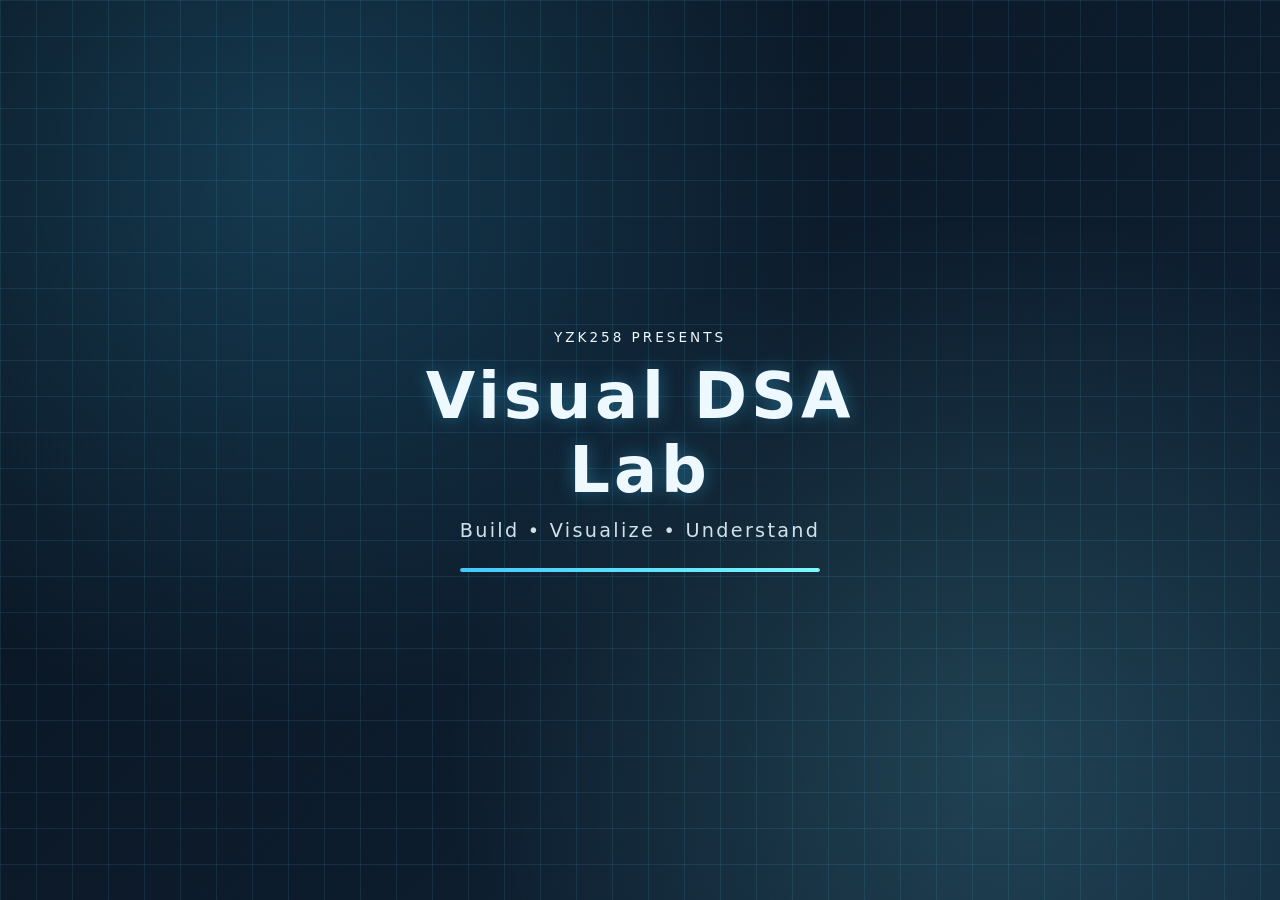
<file: index.html>
<!DOCTYPE html>
<html lang="zh-CN">
<head>
    <meta charset="UTF-8">
    <meta name="viewport" content="width=device-width, initial-scale=1.0">
    <title>DSA主页</title>
    <link rel="stylesheet" href="https://cdnjs.cloudflare.com/ajax/libs/font-awesome/6.0.0/css/all.min.css">
    <link rel="stylesheet" type="text/css" href="index.css">
</head>
<body>
    <div class="page-aurora" aria-hidden="true"></div>
    <div class="page-grid-bg" aria-hidden="true"></div>
    <div class="page-orbs" aria-hidden="true">
        <span class="orb orb-a"></span>
        <span class="orb orb-b"></span>
        <span class="orb orb-c"></span>
    </div>

    <div id="intro-overlay" aria-hidden="false">
        <div class="intro-grid"></div>
        <div class="intro-noise"></div>
        <div class="intro-content">
            <p class="intro-tag">Yzk258 presents</p>
            <h1 class="intro-title">Visual DSA Lab</h1>
            <p class="intro-subtitle">Build • Visualize • Understand</p>
            <div class="intro-progress" role="presentation">
                <span class="intro-progress-bar"></span>
            </div>
        </div>
    </div>

    <header class="top-navbar">
        <div class="brand-group">
            <div class="logo">
                <i class="fas fa-code-branch"></i>
                <span>Visual DSA Lab</span>
            </div>
            <p class="brand-subtitle">Data Structures Playground</p>
        </div>

        <div class="top-meta">
            <span class="meta-pill"><i class="fas fa-signal"></i> Playground Online</span>
            <span class="meta-pill" id="today-date"><i class="far fa-calendar"></i> --</span>
        </div>

        <div class="top-menu">
            <label class="theme-switch" for="theme-select">主题</label>
            <select id="theme-select" class="theme-select" aria-label="主题切换">
                <option value="ocean">Ocean</option>
                <option value="graphite">Graphite</option>
                <option value="sand">Sand</option>
            </select>
            <a href="./pages/docs.html" class="menu-item">
                <i class="fas fa-book"></i> 文档
            </a>
            <a href="https://github.com/Yzk258/visual_DSA" target="_blank" class="menu-item">
                <i class="fab fa-github"></i> 仓库
            </a>
            <a href="./pages/home.html" class="menu-item" data-page="./pages/home.html">
                <i class="fas fa-map-signs"></i> 导览
            </a>
            <a href="https://github.com/Yzk258" target="_blank" class="btn-contact">
                <i class="fas fa-envelope"></i> 联系作者
            </a>
        </div>
    </header>

    <div class="container">
        <aside class="side-sidebar">
            <div class="sidebar-head-card">
                <h2>欢迎来到 DSA 实验台</h2>
                <p>从线性结构到图算法，随点随看，边学边跑。</p>
            </div>

            <ul class="nav-menu">
                <li class="section-title">总览</li>
                <li data-page="./pages/home.html"><i class="fas fa-map-signs"></i> 导览 <span class="item-badge">NEW</span></li>
                
                <li class="section-title">线性结构</li>
                <li data-page="./pages/vector/vector.html"><i class="fas fa-arrows-alt-h"></i> 向量 Vector</li>
                <li data-page="./pages/list/list.html"><i class="fas fa-link"></i> 列表 List</li>
                <li data-page="./pages/stack/stack.html"><i class="fas fa-layer-group"></i> 栈 Stack</li>
                <li data-page="./pages/queue/queue.html"><i class="fas fa-layer-group"></i> 队列 Queue</li>
                
                <li class="section-title">树形结构</li>
                <li data-page="./pages/binary-tree/binary-tree.html"><i class="fas fa-tree"></i> 二叉树 Binary Tree</li>
                <li data-page="./pages/binary-tree/binary-tree.html"><i class="fas fa-tree"></i> 二叉搜索树 Binary Tree</li>
                <li data-page="./pages/heap/heap.html"><i class="fas fa-project-diagram"></i> 堆 Heap</li>
                <li data-page="./pages/graph/graph.html"><i class="fas fa-project-graph"></i> 图 Graph</li>

                <li class="section-title">常见算法</li>
                <li data-page="./pages/algorithms/sorting.html"><i class="fas fa-sort"></i> 排序</li>
                <li data-page="./pages/algorithms/search.html"><i class="fas fa-search"></i> 查找</li>
                <li data-page="./pages/algorithms/sliding-window.html"><i class="fas fa-window-maximize"></i> 滑动窗口</li>
                <li data-page="./pages/algorithms/lcs.html"><i class="fas fa-code-branch"></i> LCS</li>
                <li data-page="./pages/algorithms/max-rectangle.html"><i class="fas fa-border-all"></i> 矩形最大面积</li>
                <li data-page="./pages/algorithms/expression-eval.html"><i class="fas fa-square-root-variable"></i> 表达式求值</li>
                 

                <li class="section-title">常见问题</li>
                <li><i class="fas fa-question-circle"></i> 待添加 <span class="item-badge mute">SOON</span></li>
            </ul>
            
            <div class="sidebar-footer">
                <p>Visual DSA Lab v1.1.0</p>
                <p>Made for interactive learning</p>
            </div>
        </aside>

        <main class="main-content">
            <section class="landing-panel">
                <div class="landing-hero">
                    <div class="landing-copy">
                        <p class="landing-kicker">Standalone Navigation</p>
                        <h2>从这里进入整个 DSA 实验台</h2>
                        <p>
                            主页不再承载子页面内容，而是作为一个更清晰的导览入口。你可以按结构、按算法、按专题直接跳转到独立页面。
                        </p>
                        <div class="landing-actions">
                            <a href="./pages/home.html" class="landing-action primary">
                                <i class="fas fa-map-signs"></i> 打开导览页
                            </a>
                            <a href="./pages/vector/vector.html" class="landing-action">
                                <i class="fas fa-play"></i> 从 Vector 开始
                            </a>
                        </div>
                    </div>

                    <div class="landing-highlights" aria-label="页面特性">
                        <div class="highlight-chip">
                            <span>Direct</span>
                            <strong>跳转式导航</strong>
                        </div>
                        <div class="highlight-chip">
                            <span>Theme</span>
                            <strong>三套主题同步</strong>
                        </div>
                        <div class="highlight-chip">
                            <span>Motion</span>
                            <strong>开场动画独立控制</strong>
                        </div>
                        <div class="highlight-chip">
                            <span>Return</span>
                            <strong>子页一键返回</strong>
                        </div>
                    </div>
                </div>

                <div class="landing-stats" aria-label="实验台概览">
                    <article class="stat-card accent-a">
                        <span class="stat-label">线性结构</span>
                        <strong>Vector / List / Stack / Queue</strong>
                        <p>适合先建立数组、链表和栈队列的统一认知。</p>
                    </article>
                    <article class="stat-card accent-b">
                        <span class="stat-label">树与图</span>
                        <strong>Binary Tree / Heap / Graph</strong>
                        <p>从层次结构到关系网络，关注节点连接与遍历策略。</p>
                    </article>
                    <article class="stat-card accent-c">
                        <span class="stat-label">算法专题</span>
                        <strong>排序 / 查找 / DP / 滑窗</strong>
                        <p>配合图形化说明，快速理解常见算法模式和复杂度。</p>
                    </article>
                </div>

                <div class="landing-grid">
                    <a href="./pages/vector/vector.html" class="landing-card">
                        <h3>线性结构</h3>
                        <p>先处理顺序存储，再切到链式结构和受限访问结构。</p>
                    </a>
                    <a href="./pages/binary-tree/binary-tree.html" class="landing-card">
                        <h3>树与堆</h3>
                        <p>通过遍历、上滤和图连接，建立分层与网络的思维框架。</p>
                    </a>
                    <a href="./pages/algorithms/sorting.html" class="landing-card">
                        <h3>算法专题</h3>
                        <p>排序、查找、滑窗、LCS 等专题按学习路径串联在一起。</p>
                    </a>
                    <a href="./pages/home.html" class="landing-card">
                        <h3>项目导览</h3>
                        <p>先看总览，再按模块进入，适合快速熟悉整个项目结构。</p>
                    </a>
                </div>

                <div class="landing-paths">
                    <div class="path-panel">
                        <h3>推荐路径</h3>
                        <ol>
                            <li>从导览页了解模块分布</li>
                            <li>按线性结构完成基础认知</li>
                            <li>进入树、堆、图理解层级关系</li>
                            <li>最后回到算法专题做串联复盘</li>
                        </ol>
                    </div>
                    <div class="path-panel path-panel--soft">
                        <h3>本页说明</h3>
                        <p>
                            当前首页只保留入口、摘要和学习建议，不再嵌入任何子页面，避免视觉信息过载。
                        </p>
                    </div>
                </div>

                <div class="landing-footer">
                    <p>建议先从导览页建立整体认知，再按结构分类逐步进入具体页面。</p>
                    <a href="./pages/docs.html" class="landing-footer-link">
                        <i class="fas fa-book"></i> 阅读文档
                    </a>
                </div>
            </section>
        </main>
    </div>

    <script src="index.js"></script>
</body>
</html>
</file>
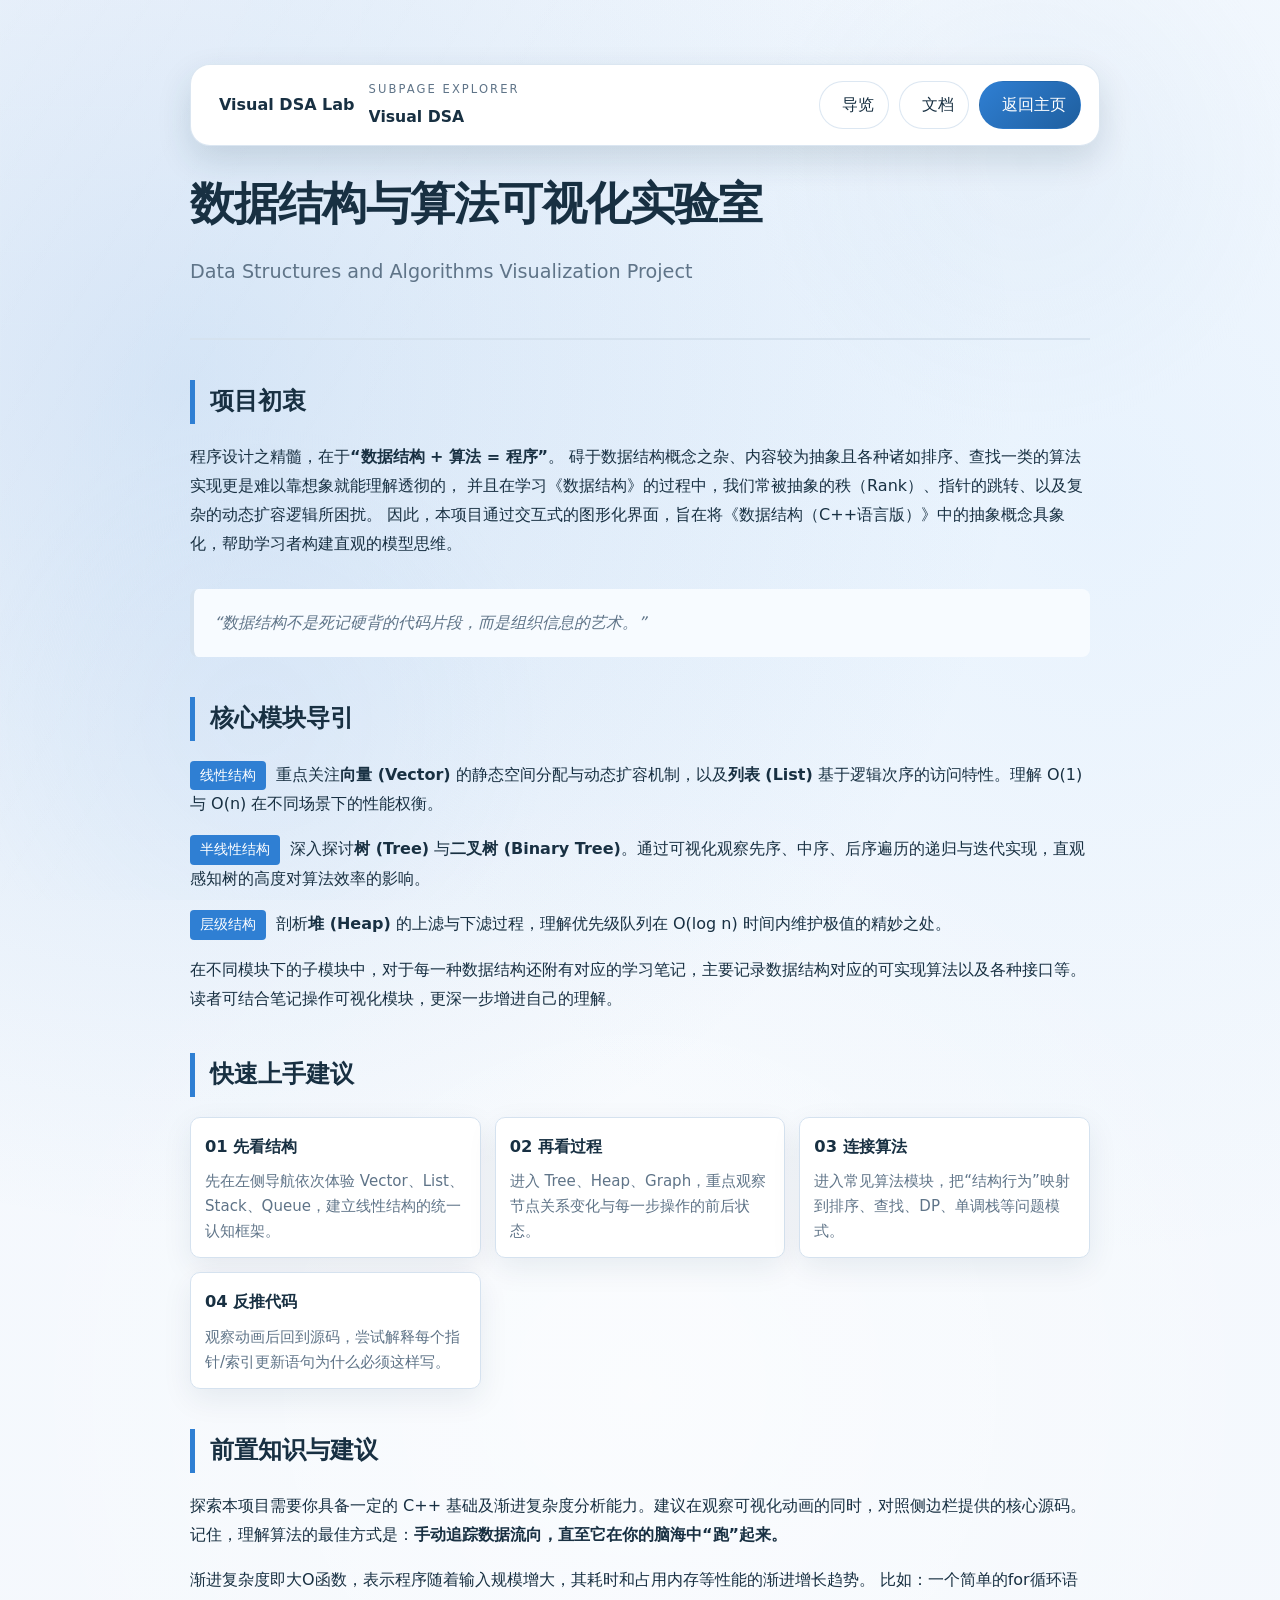
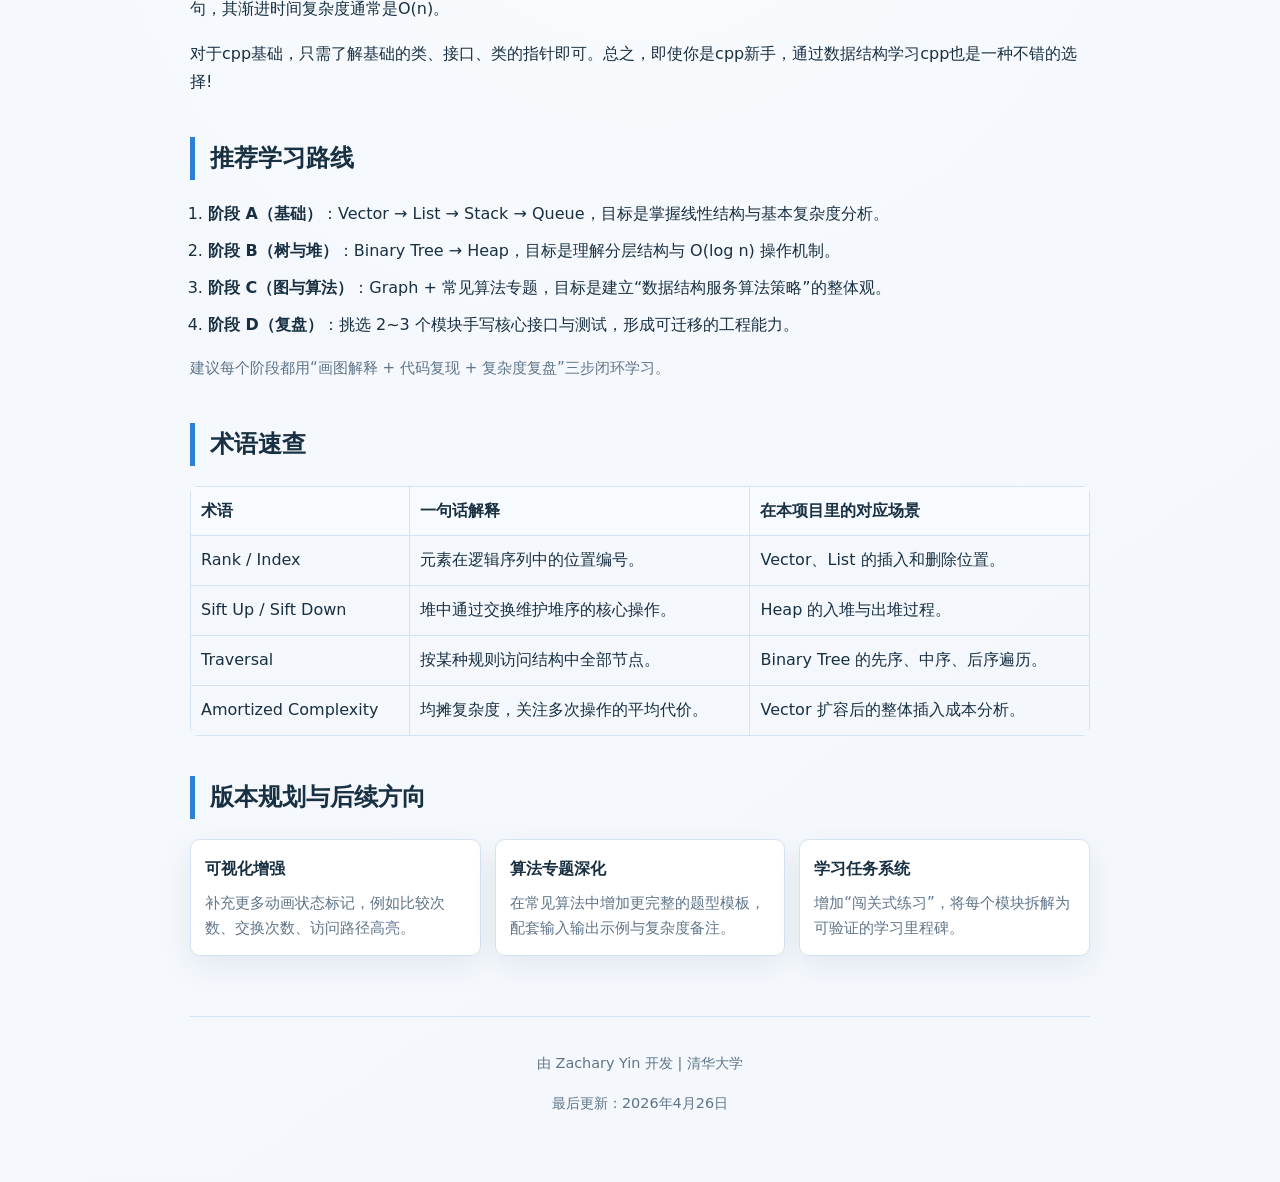
<file: pages/home.html>
<!DOCTYPE html>
<html lang="zh-CN">
<head>
    <meta charset="UTF-8">
    <meta name="viewport" content="width=device-width, initial-scale=1.0">
    <link rel="stylesheet" href="./theme.css">
    <script src="./theme-bridge.js"></script>
    <style>
        :root {
            --primary: var(--theme-primary);
            --dark: var(--theme-text);
            --text: var(--theme-text);
            --gray: var(--theme-muted);
        }
        body { 
            font-family: 'PingFang SC', 'Segoe UI', system-ui, sans-serif; 
            padding: 50px; 
            line-height: 1.8; 
            color: var(--text); 
            max-width: 900px;
            margin: 0 auto;
            background-color: var(--theme-page-bg);
        }
        .hero { 
            border-bottom: 2px solid var(--theme-border);
            padding-bottom: 30px;
            margin-bottom: 40px;
        }
        .hero h1 { 
            font-size: 2.8em; 
            color: var(--dark);
            margin: 0;
            letter-spacing: -1px;
        }
        .hero p { 
            font-size: 1.2em; 
            color: var(--gray); 
            margin-top: 10px;
        }
        
        h2 { 
            color: var(--dark); 
            border-left: 5px solid var(--primary);
            padding-left: 15px;
            margin-top: 40px;
        }

        .content-section {
            margin-bottom: 30px;
        }

        .card-grid {
            display: grid;
            grid-template-columns: repeat(auto-fit, minmax(220px, 1fr));
            gap: 14px;
            margin-top: 14px;
        }

        .info-card {
            background: var(--theme-surface);
            border: 1px solid var(--theme-border);
            border-radius: 10px;
            padding: 14px;
            box-shadow: var(--theme-shadow);
        }

        .info-card h3 {
            margin: 0;
            font-size: 1.02rem;
            color: var(--dark);
        }

        .info-card p {
            margin: 8px 0 0;
            color: var(--gray);
            line-height: 1.65;
            font-size: 0.94rem;
        }

        .path-list {
            margin-top: 10px;
            padding-left: 18px;
            color: var(--text);
        }

        .path-list li {
            margin: 8px 0;
        }

        .term-table {
            width: 100%;
            border-collapse: collapse;
            margin-top: 14px;
            border-radius: 8px;
            overflow: hidden;
        }

        .term-table th,
        .term-table td {
            border: 1px solid var(--theme-border);
            padding: 10px;
            text-align: left;
            vertical-align: top;
        }

        .term-table th {
            background: var(--theme-surface-soft);
            color: var(--dark);
        }

        .sub-note {
            margin-top: 10px;
            color: var(--gray);
            font-size: 0.94rem;
        }

        @media (max-width: 768px) {
            body {
                padding: 20px;
            }

            .hero h1 {
                font-size: 2rem;
            }

            .hero p {
                font-size: 1.04rem;
            }
        }

        .quote {
            background: var(--theme-surface-soft);
            padding: 20px;
            border-radius: 8px;
            font-style: italic;
            color: var(--theme-muted);
            margin: 20px 0;
            border-left: 4px solid var(--theme-border);
        }

        .badge {
            display: inline-block;
            padding: 2px 10px;
            background: var(--primary);
            color: white;
            border-radius: 4px;
            font-size: 0.9em;
            margin-right: 5px;
        }

        .footer-note {
            margin-top: 60px;
            font-size: 0.9em;
            color: var(--theme-muted);
            text-align: center;
            border-top: 1px solid var(--theme-border);
            padding-top: 20px;
        }
    </style>
</head>
<body>
    <header class="hero">
        <h1>数据结构与算法可视化实验室</h1>
        <p>Data Structures and Algorithms Visualization Project</p>
    </header>

    <section class="content-section">
        <h2>项目初衷</h2>
        <p>
            程序设计之精髓，在于<strong>“数据结构 + 算法 = 程序”</strong>。
            碍于数据结构概念之杂、内容较为抽象且各种诸如排序、查找一类的算法实现更是难以靠想象就能理解透彻的，
            并且在学习《数据结构》的过程中，我们常被抽象的秩（Rank）、指针的跳转、以及复杂的动态扩容逻辑所困扰。
            因此，本项目通过交互式的图形化界面，旨在将《数据结构（C++语言版）》中的抽象概念具象化，帮助学习者构建直观的模型思维。
        </p>
    </section>

    <div class="quote">
        “数据结构不是死记硬背的代码片段，而是组织信息的艺术。”
    </div>

    <section class="content-section">
        <h2>核心模块导引</h2>
        <p><span class="badge">线性结构</span> 重点关注<strong>向量 (Vector)</strong> 的静态空间分配与动态扩容机制，以及<strong>列表 (List)</strong> 基于逻辑次序的访问特性。理解 O(1) 与 O(n) 在不同场景下的性能权衡。</p>
        
        <p><span class="badge">半线性结构</span> 深入探讨<strong>树 (Tree)</strong> 与<strong>二叉树 (Binary Tree)</strong>。通过可视化观察先序、中序、后序遍历的递归与迭代实现，直观感知树的高度对算法效率的影响。</p>

        <p><span class="badge">层级结构</span> 剖析<strong>堆 (Heap)</strong> 的上滤与下滤过程，理解优先级队列在 O(log n) 时间内维护极值的精妙之处。</p>
        在不同模块下的子模块中，对于每一种数据结构还附有对应的学习笔记，主要记录数据结构对应的可实现算法以及各种接口等。读者可结合笔记操作可视化模块，更深一步增进自己的理解。
    </section>

    <section class="content-section">
        <h2>快速上手建议</h2>
        <div class="card-grid">
            <article class="info-card">
                <h3>01 先看结构</h3>
                <p>先在左侧导航依次体验 Vector、List、Stack、Queue，建立线性结构的统一认知框架。</p>
            </article>
            <article class="info-card">
                <h3>02 再看过程</h3>
                <p>进入 Tree、Heap、Graph，重点观察节点关系变化与每一步操作的前后状态。</p>
            </article>
            <article class="info-card">
                <h3>03 连接算法</h3>
                <p>进入常见算法模块，把“结构行为”映射到排序、查找、DP、单调栈等问题模式。</p>
            </article>
            <article class="info-card">
                <h3>04 反推代码</h3>
                <p>观察动画后回到源码，尝试解释每个指针/索引更新语句为什么必须这样写。</p>
            </article>
        </div>
    </section>

    <section class="content-section">
        <h2>前置知识与建议</h2>
        <p>
            探索本项目需要你具备一定的 C++ 基础及渐进复杂度分析能力。建议在观察可视化动画的同时，对照侧边栏提供的核心源码。
            记住，理解算法的最佳方式是：<strong>手动追踪数据流向，直至它在你的脑海中“跑”起来。</strong>
        </p>
        <p>
            渐进复杂度即大O函数，表示程序随着输入规模增大，其耗时和占用内存等性能的渐进增长趋势。
            比如：一个简单的for循环语句，其渐进时间复杂度通常是O(n)。
        </p>
        <p>
            对于cpp基础，只需了解基础的类、接口、类的指针即可。总之，即使你是cpp新手，通过数据结构学习cpp也是一种不错的选择!


        </p>
    </section>

    <section class="content-section">
        <h2>推荐学习路线</h2>
        <ol class="path-list">
            <li><strong>阶段 A（基础）</strong>：Vector → List → Stack → Queue，目标是掌握线性结构与基本复杂度分析。</li>
            <li><strong>阶段 B（树与堆）</strong>：Binary Tree → Heap，目标是理解分层结构与 O(log n) 操作机制。</li>
            <li><strong>阶段 C（图与算法）</strong>：Graph + 常见算法专题，目标是建立“数据结构服务算法策略”的整体观。</li>
            <li><strong>阶段 D（复盘）</strong>：挑选 2~3 个模块手写核心接口与测试，形成可迁移的工程能力。</li>
        </ol>
        <p class="sub-note">建议每个阶段都用“画图解释 + 代码复现 + 复杂度复盘”三步闭环学习。</p>
    </section>

    <section class="content-section">
        <h2>术语速查</h2>
        <table class="term-table">
            <thead>
                <tr>
                    <th>术语</th>
                    <th>一句话解释</th>
                    <th>在本项目里的对应场景</th>
                </tr>
            </thead>
            <tbody>
                <tr>
                    <td>Rank / Index</td>
                    <td>元素在逻辑序列中的位置编号。</td>
                    <td>Vector、List 的插入和删除位置。</td>
                </tr>
                <tr>
                    <td>Sift Up / Sift Down</td>
                    <td>堆中通过交换维护堆序的核心操作。</td>
                    <td>Heap 的入堆与出堆过程。</td>
                </tr>
                <tr>
                    <td>Traversal</td>
                    <td>按某种规则访问结构中全部节点。</td>
                    <td>Binary Tree 的先序、中序、后序遍历。</td>
                </tr>
                <tr>
                    <td>Amortized Complexity</td>
                    <td>均摊复杂度，关注多次操作的平均代价。</td>
                    <td>Vector 扩容后的整体插入成本分析。</td>
                </tr>
            </tbody>
        </table>
    </section>

    <section class="content-section">
        <h2>版本规划与后续方向</h2>
        <div class="card-grid">
            <article class="info-card">
                <h3>可视化增强</h3>
                <p>补充更多动画状态标记，例如比较次数、交换次数、访问路径高亮。</p>
            </article>
            <article class="info-card">
                <h3>算法专题深化</h3>
                <p>在常见算法中增加更完整的题型模板，配套输入输出示例与复杂度备注。</p>
            </article>
            <article class="info-card">
                <h3>学习任务系统</h3>
                <p>增加“闯关式练习”，将每个模块拆解为可验证的学习里程碑。</p>
            </article>
        </div>
    </section>

    <footer class="footer-note">
        <p>由 Zachary Yin 开发 | 清华大学</p>
        <p>最后更新：2026年4月26日</p>
    </footer>
</body>
</html>
</file>
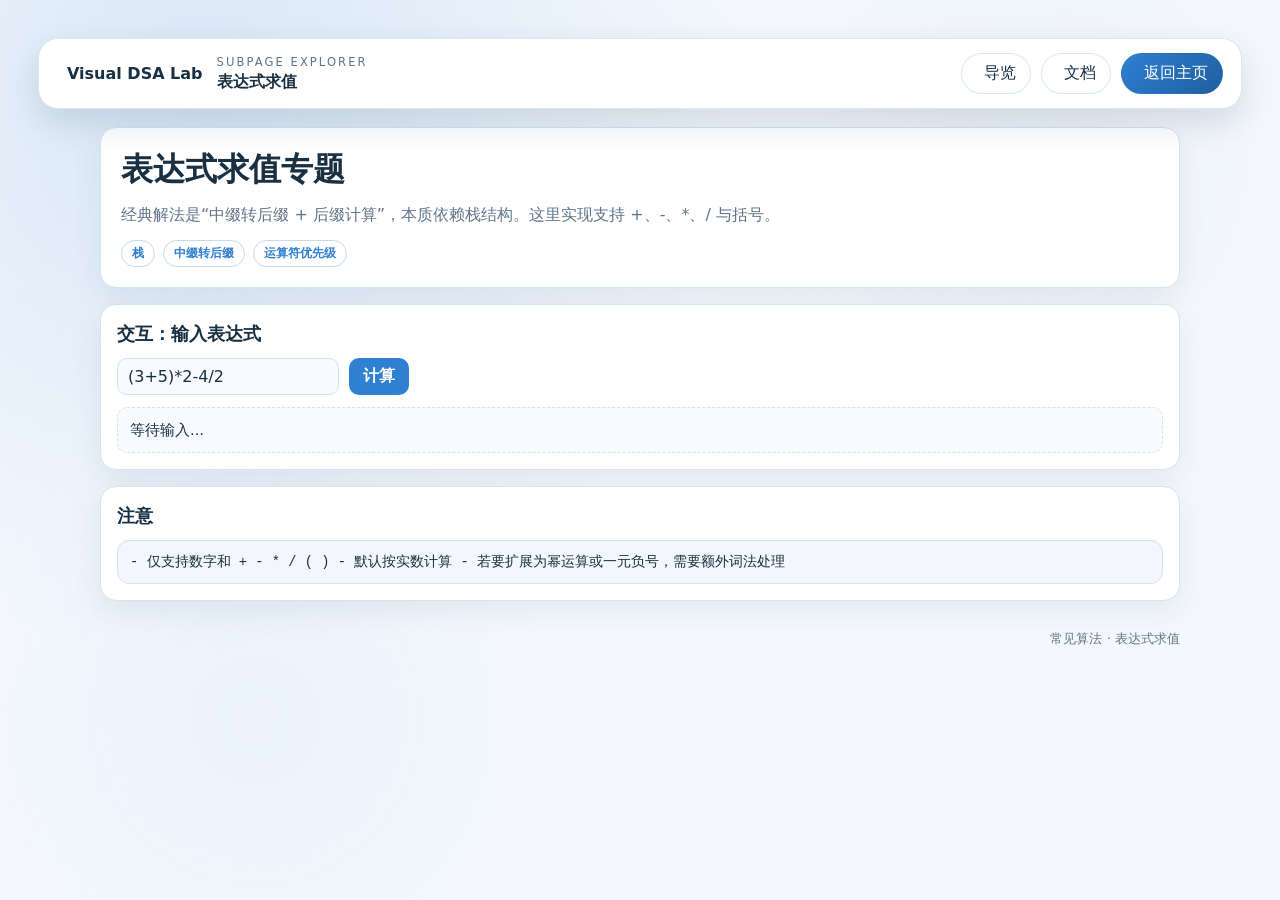
<file: pages/algorithms/expression-eval.html>
<!DOCTYPE html>
<html lang="zh-CN">
<head>
    <meta charset="UTF-8">
    <meta name="viewport" content="width=device-width, initial-scale=1.0">
    <title>表达式求值</title>
    <link rel="stylesheet" href="../theme.css">
    <script src="../theme-bridge.js"></script>
    <link rel="stylesheet" href="./algorithms.css">
</head>
<body>
    <main class="page-shell">
        <section class="hero">
            <h1>表达式求值专题</h1>
            <p>经典解法是“中缀转后缀 + 后缀计算”，本质依赖栈结构。这里实现支持 +、-、*、/ 与括号。</p>
            <div class="tag-row">
                <span class="tag">栈</span>
                <span class="tag">中缀转后缀</span>
                <span class="tag">运算符优先级</span>
            </div>
        </section>

        <section class="panel">
            <h2>交互：输入表达式</h2>
            <div class="row">
                <input id="expInput" value="(3+5)*2-4/2" aria-label="表达式">
                <button id="runEval">计算</button>
            </div>
            <div class="output" id="evalOutput">等待输入...</div>
        </section>

        <section class="panel">
            <h2>注意</h2>
            <div class="code">- 仅支持数字和 + - * / ( )
- 默认按实数计算
- 若要扩展为幂运算或一元负号，需要额外词法处理</div>
        </section>

        <p class="footer-note">常见算法 · 表达式求值</p>
    </main>

    <script>
        function precedence(op) {
            if (op === '+' || op === '-') return 1;
            if (op === '*' || op === '/') return 2;
            return 0;
        }

        function infixToPostfix(expr) {
            const output = [];
            const ops = [];
            let number = '';

            function flushNumber() {
                if (number) {
                    output.push(number);
                    number = '';
                }
            }

            for (const ch of expr.replace(/\s+/g, '')) {
                if (/\d|\./.test(ch)) {
                    number += ch;
                } else if ('+-*/'.includes(ch)) {
                    flushNumber();
                    while (ops.length && precedence(ops[ops.length - 1]) >= precedence(ch)) {
                        output.push(ops.pop());
                    }
                    ops.push(ch);
                } else if (ch === '(') {
                    flushNumber();
                    ops.push(ch);
                } else if (ch === ')') {
                    flushNumber();
                    while (ops.length && ops[ops.length - 1] !== '(') {
                        output.push(ops.pop());
                    }
                    if (!ops.length) throw new Error('括号不匹配');
                    ops.pop();
                } else {
                    throw new Error('包含非法字符');
                }
            }
            flushNumber();
            while (ops.length) {
                const op = ops.pop();
                if (op === '(') throw new Error('括号不匹配');
                output.push(op);
            }
            return output;
        }

        function evalPostfix(tokens) {
            const st = [];
            for (const tk of tokens) {
                if (!Number.isNaN(Number(tk))) {
                    st.push(Number(tk));
                } else {
                    const b = st.pop();
                    const a = st.pop();
                    if (a === undefined || b === undefined) throw new Error('表达式不合法');
                    if (tk === '+') st.push(a + b);
                    else if (tk === '-') st.push(a - b);
                    else if (tk === '*') st.push(a * b);
                    else if (tk === '/') st.push(a / b);
                }
            }
            if (st.length !== 1) throw new Error('表达式不合法');
            return st[0];
        }

        document.getElementById('runEval').addEventListener('click', () => {
            const expr = document.getElementById('expInput').value;
            const out = document.getElementById('evalOutput');
            try {
                const postfix = infixToPostfix(expr);
                const value = evalPostfix(postfix);
                out.textContent = `后缀式：${postfix.join(' ')}\n结果：${value}`;
            } catch (err) {
                out.textContent = `错误：${err.message}`;
            }
        });
    </script>
</body>
</html>
</file>
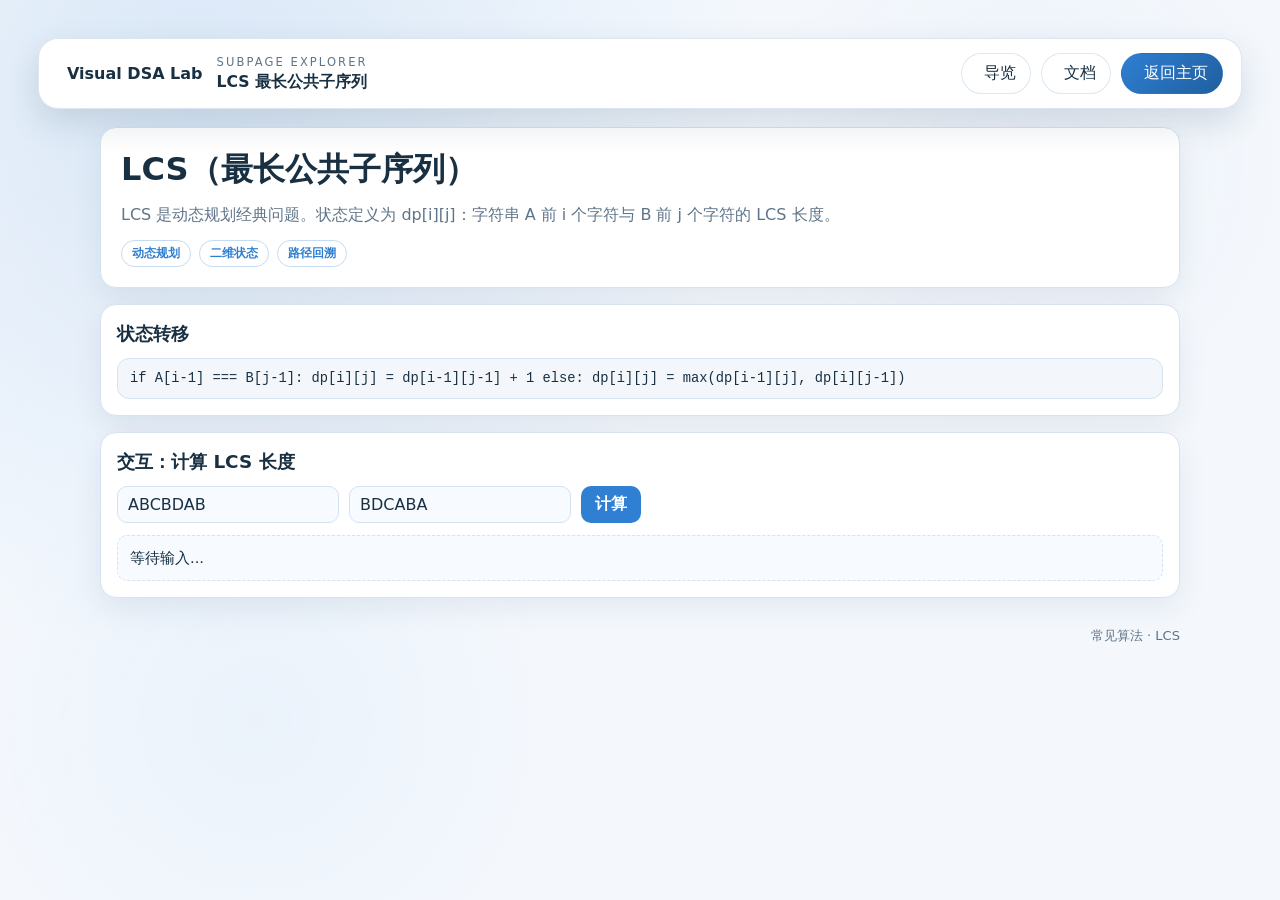
<file: pages/algorithms/lcs.html>
<!DOCTYPE html>
<html lang="zh-CN">
<head>
    <meta charset="UTF-8">
    <meta name="viewport" content="width=device-width, initial-scale=1.0">
    <title>LCS 最长公共子序列</title>
    <link rel="stylesheet" href="../theme.css">
    <script src="../theme-bridge.js"></script>
    <link rel="stylesheet" href="./algorithms.css">
</head>
<body>
    <main class="page-shell">
        <section class="hero">
            <h1>LCS（最长公共子序列）</h1>
            <p>LCS 是动态规划经典问题。状态定义为 dp[i][j]：字符串 A 前 i 个字符与 B 前 j 个字符的 LCS 长度。</p>
            <div class="tag-row">
                <span class="tag">动态规划</span>
                <span class="tag">二维状态</span>
                <span class="tag">路径回溯</span>
            </div>
        </section>

        <section class="panel">
            <h2>状态转移</h2>
            <div class="code">if A[i-1] === B[j-1]: dp[i][j] = dp[i-1][j-1] + 1
else: dp[i][j] = max(dp[i-1][j], dp[i][j-1])</div>
        </section>

        <section class="panel">
            <h2>交互：计算 LCS 长度</h2>
            <div class="row">
                <input id="aInput" value="ABCBDAB" aria-label="字符串 A">
                <input id="bInput" value="BDCABA" aria-label="字符串 B">
                <button id="runLcs">计算</button>
            </div>
            <div class="output" id="lcsOutput">等待输入...</div>
        </section>

        <p class="footer-note">常见算法 · LCS</p>
    </main>

    <script>
        function lcsLength(a, b) {
            const n = a.length;
            const m = b.length;
            const dp = Array.from({ length: n + 1 }, () => Array(m + 1).fill(0));

            for (let i = 1; i <= n; i++) {
                for (let j = 1; j <= m; j++) {
                    if (a[i - 1] === b[j - 1]) dp[i][j] = dp[i - 1][j - 1] + 1;
                    else dp[i][j] = Math.max(dp[i - 1][j], dp[i][j - 1]);
                }
            }
            return { len: dp[n][m], dp };
        }

        function formatDp(dp, a, b) {
            const maxRows = Math.min(dp.length, 8);
            const maxCols = Math.min(dp[0].length, 8);
            let lines = ['DP 矩阵预览（截断）:'];
            for (let i = 0; i < maxRows; i++) {
                lines.push(dp[i].slice(0, maxCols).join(' '));
            }
            lines.push(`A=${a}, B=${b}`);
            return lines.join('\n');
        }

        document.getElementById('runLcs').addEventListener('click', () => {
            const a = document.getElementById('aInput').value.trim();
            const b = document.getElementById('bInput').value.trim();
            const out = document.getElementById('lcsOutput');
            if (!a || !b) {
                out.textContent = '两个字符串都不能为空。';
                return;
            }
            const result = lcsLength(a, b);
            out.textContent = `LCS 长度：${result.len}\n${formatDp(result.dp, a, b)}`;
        });
    </script>
</body>
</html>
</file>
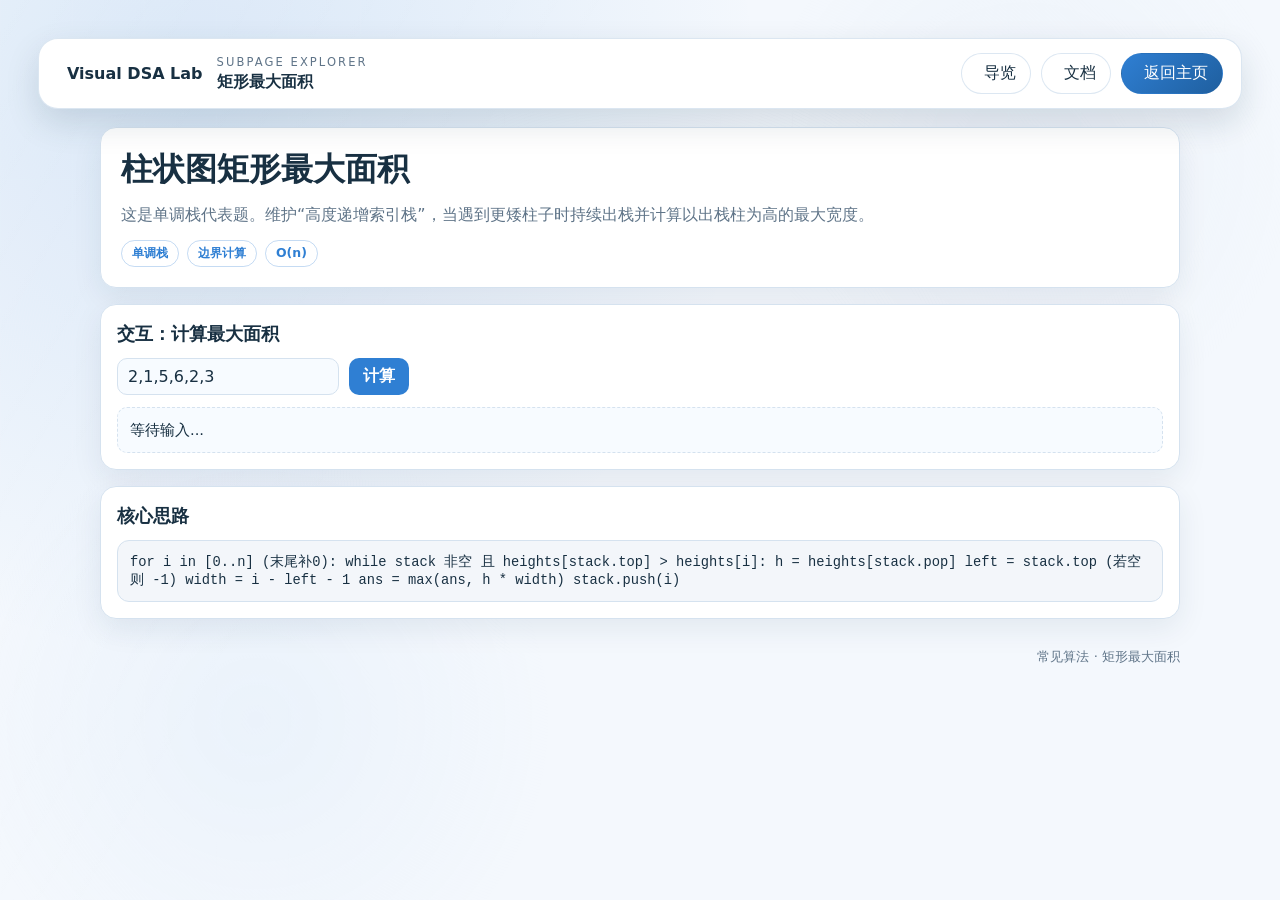
<file: pages/algorithms/max-rectangle.html>
<!DOCTYPE html>
<html lang="zh-CN">
<head>
    <meta charset="UTF-8">
    <meta name="viewport" content="width=device-width, initial-scale=1.0">
    <title>矩形最大面积</title>
    <link rel="stylesheet" href="../theme.css">
    <script src="../theme-bridge.js"></script>
    <link rel="stylesheet" href="./algorithms.css">
</head>
<body>
    <main class="page-shell">
        <section class="hero">
            <h1>柱状图矩形最大面积</h1>
            <p>这是单调栈代表题。维护“高度递增索引栈”，当遇到更矮柱子时持续出栈并计算以出栈柱为高的最大宽度。</p>
            <div class="tag-row">
                <span class="tag">单调栈</span>
                <span class="tag">边界计算</span>
                <span class="tag">O(n)</span>
            </div>
        </section>

        <section class="panel">
            <h2>交互：计算最大面积</h2>
            <div class="row">
                <input id="histInput" value="2,1,5,6,2,3" aria-label="柱状图高度">
                <button id="runRect">计算</button>
            </div>
            <div class="output" id="rectOutput">等待输入...</div>
        </section>

        <section class="panel">
            <h2>核心思路</h2>
            <div class="code">for i in [0..n] (末尾补0):
  while stack 非空 且 heights[stack.top] > heights[i]:
    h = heights[stack.pop]
    left = stack.top (若空则 -1)
    width = i - left - 1
    ans = max(ans, h * width)
  stack.push(i)</div>
        </section>

        <p class="footer-note">常见算法 · 矩形最大面积</p>
    </main>

    <script>
        function largestRectangleArea(heights) {
            const arr = [...heights, 0];
            const stack = [];
            let ans = 0;
            const logs = [];

            for (let i = 0; i < arr.length; i++) {
                while (stack.length && arr[stack[stack.length - 1]] > arr[i]) {
                    const top = stack.pop();
                    const h = arr[top];
                    const left = stack.length ? stack[stack.length - 1] : -1;
                    const width = i - left - 1;
                    const area = h * width;
                    ans = Math.max(ans, area);
                    logs.push(`弹出高度 ${h}, 宽度 ${width}, 面积 ${area}`);
                }
                stack.push(i);
            }
            return { ans, logs };
        }

        document.getElementById('runRect').addEventListener('click', () => {
            const nums = document.getElementById('histInput').value
                .split(',')
                .map(x => Number(x.trim()))
                .filter(x => !Number.isNaN(x) && x >= 0);
            const out = document.getElementById('rectOutput');
            if (!nums.length) {
                out.textContent = '请输入非负整数数组。';
                return;
            }
            const res = largestRectangleArea(nums);
            out.textContent = `最大面积：${res.ans}\n关键过程：\n${res.logs.slice(0, 8).join('\n')}`;
        });
    </script>
</body>
</html>
</file>
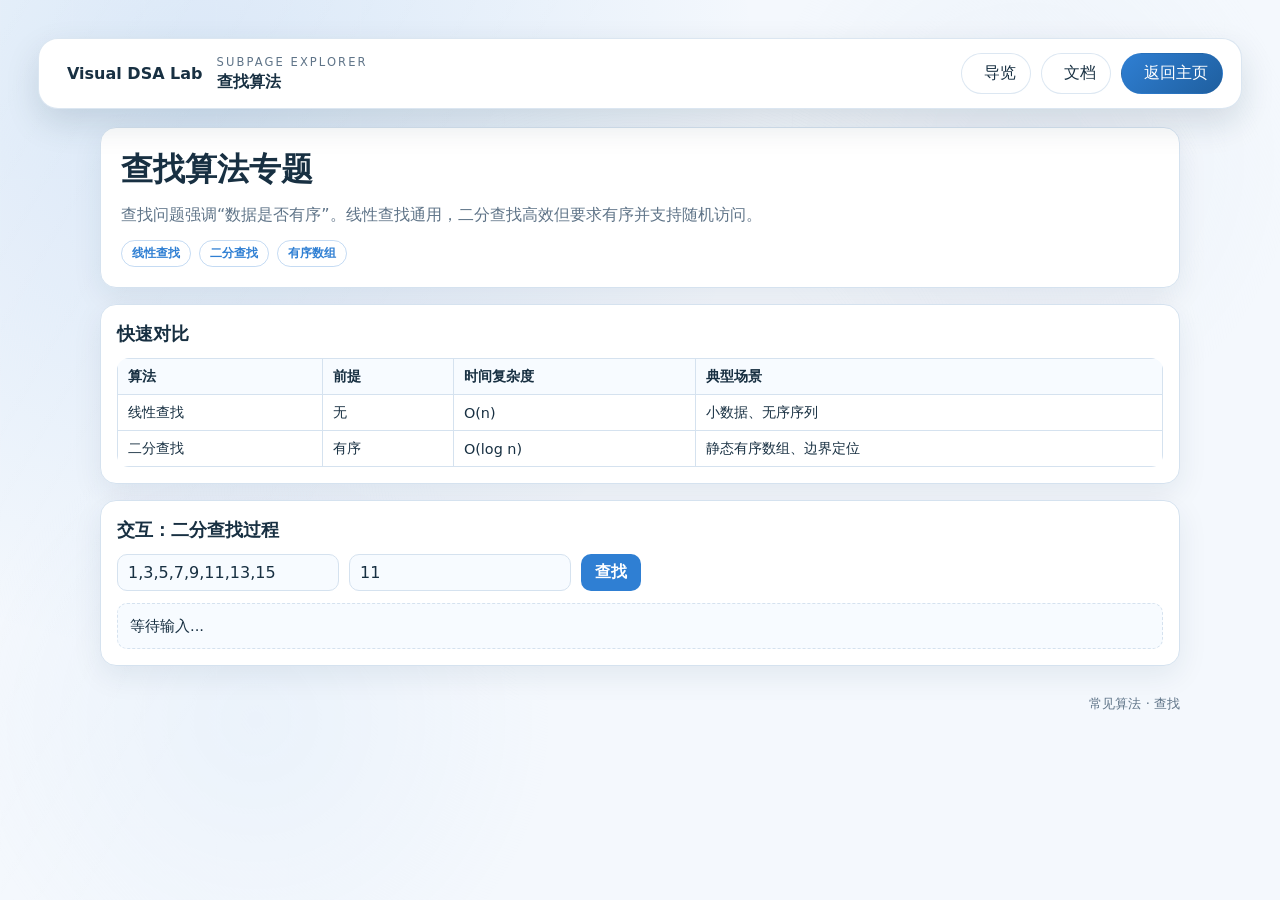
<file: pages/algorithms/search.html>
<!DOCTYPE html>
<html lang="zh-CN">
<head>
    <meta charset="UTF-8">
    <meta name="viewport" content="width=device-width, initial-scale=1.0">
    <title>查找算法</title>
    <link rel="stylesheet" href="../theme.css">
    <script src="../theme-bridge.js"></script>
    <link rel="stylesheet" href="./algorithms.css">
</head>
<body>
    <main class="page-shell">
        <section class="hero">
            <h1>查找算法专题</h1>
            <p>查找问题强调“数据是否有序”。线性查找通用，二分查找高效但要求有序并支持随机访问。</p>
            <div class="tag-row">
                <span class="tag">线性查找</span>
                <span class="tag">二分查找</span>
                <span class="tag">有序数组</span>
            </div>
        </section>

        <section class="panel">
            <h2>快速对比</h2>
            <table>
                <thead>
                    <tr><th>算法</th><th>前提</th><th>时间复杂度</th><th>典型场景</th></tr>
                </thead>
                <tbody>
                    <tr><td>线性查找</td><td>无</td><td>O(n)</td><td>小数据、无序序列</td></tr>
                    <tr><td>二分查找</td><td>有序</td><td>O(log n)</td><td>静态有序数组、边界定位</td></tr>
                </tbody>
            </table>
        </section>

        <section class="panel">
            <h2>交互：二分查找过程</h2>
            <div class="row">
                <input id="arrInput" value="1,3,5,7,9,11,13,15" aria-label="有序数组">
                <input id="targetInput" value="11" aria-label="目标值">
                <button id="runSearch">查找</button>
            </div>
            <div class="output" id="searchOutput">等待输入...</div>
        </section>

        <p class="footer-note">常见算法 · 查找</p>
    </main>

    <script>
        function binarySearchSteps(arr, target) {
            let l = 0;
            let r = arr.length - 1;
            const steps = [];

            while (l <= r) {
                const mid = Math.floor((l + r) / 2);
                steps.push(`l=${l}, r=${r}, mid=${mid}, arr[mid]=${arr[mid]}`);
                if (arr[mid] === target) {
                    return { index: mid, steps };
                }
                if (arr[mid] < target) l = mid + 1;
                else r = mid - 1;
            }
            return { index: -1, steps };
        }

        document.getElementById('runSearch').addEventListener('click', () => {
            const arr = document.getElementById('arrInput').value
                .split(',')
                .map(x => Number(x.trim()))
                .filter(x => !Number.isNaN(x));
            const target = Number(document.getElementById('targetInput').value);
            const out = document.getElementById('searchOutput');

            if (!arr.length || Number.isNaN(target)) {
                out.textContent = '请输入合法数组与目标值。';
                return;
            }

            const sorted = [...arr].sort((a, b) => a - b);
            const result = binarySearchSteps(sorted, target);
            out.textContent = `有序数组：${sorted.join(', ')}\n步骤：\n${result.steps.join('\n')}\n结果索引：${result.index}`;
        });
    </script>
</body>
</html>
</file>
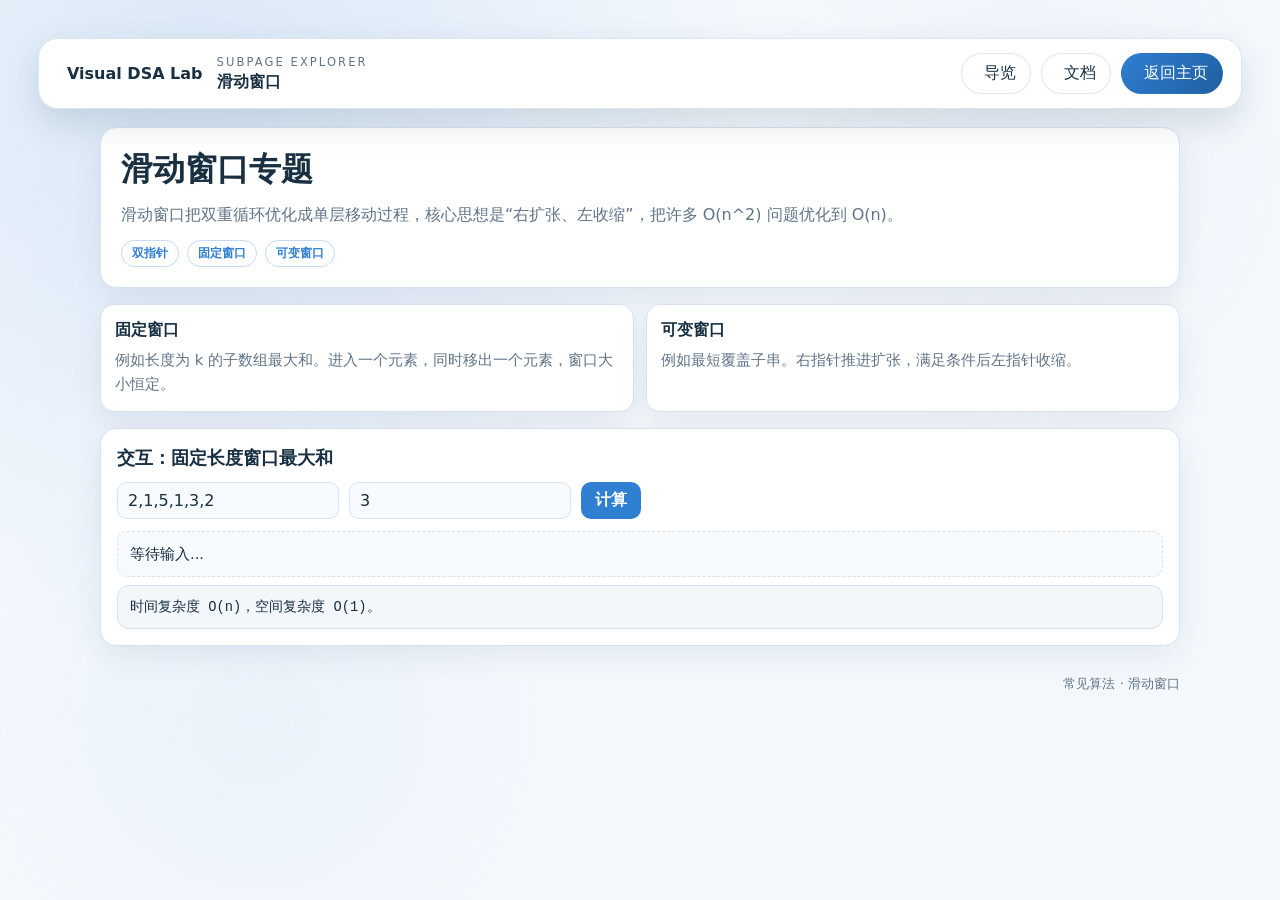
<file: pages/algorithms/sliding-window.html>
<!DOCTYPE html>
<html lang="zh-CN">
<head>
    <meta charset="UTF-8">
    <meta name="viewport" content="width=device-width, initial-scale=1.0">
    <title>滑动窗口</title>
    <link rel="stylesheet" href="../theme.css">
    <script src="../theme-bridge.js"></script>
    <link rel="stylesheet" href="./algorithms.css">
</head>
<body>
    <main class="page-shell">
        <section class="hero">
            <h1>滑动窗口专题</h1>
            <p>滑动窗口把双重循环优化成单层移动过程，核心思想是“右扩张、左收缩”，把许多 O(n^2) 问题优化到 O(n)。</p>
            <div class="tag-row">
                <span class="tag">双指针</span>
                <span class="tag">固定窗口</span>
                <span class="tag">可变窗口</span>
            </div>
        </section>

        <section class="grid">
            <article class="card">
                <h3>固定窗口</h3>
                <p>例如长度为 k 的子数组最大和。进入一个元素，同时移出一个元素，窗口大小恒定。</p>
            </article>
            <article class="card">
                <h3>可变窗口</h3>
                <p>例如最短覆盖子串。右指针推进扩张，满足条件后左指针收缩。</p>
            </article>
        </section>

        <section class="panel">
            <h2>交互：固定长度窗口最大和</h2>
            <div class="row">
                <input id="numsInput" value="2,1,5,1,3,2" aria-label="数组">
                <input id="kInput" value="3" aria-label="窗口大小 k">
                <button id="runWindow">计算</button>
            </div>
            <div class="output" id="windowOutput">等待输入...</div>
            <div class="code">时间复杂度 O(n)，空间复杂度 O(1)。</div>
        </section>

        <p class="footer-note">常见算法 · 滑动窗口</p>
    </main>

    <script>
        function maxWindowSum(nums, k) {
            if (k <= 0 || k > nums.length) return null;
            let sum = 0;
            for (let i = 0; i < k; i++) sum += nums[i];
            let best = sum;
            let bestRange = [0, k - 1];

            for (let r = k; r < nums.length; r++) {
                sum += nums[r] - nums[r - k];
                if (sum > best) {
                    best = sum;
                    bestRange = [r - k + 1, r];
                }
            }
            return { best, bestRange };
        }

        document.getElementById('runWindow').addEventListener('click', () => {
            const nums = document.getElementById('numsInput').value
                .split(',')
                .map(x => Number(x.trim()))
                .filter(x => !Number.isNaN(x));
            const k = Number(document.getElementById('kInput').value);
            const out = document.getElementById('windowOutput');

            const result = maxWindowSum(nums, k);
            if (!result) {
                out.textContent = '请输入有效的 k（1 <= k <= 数组长度）。';
                return;
            }

            out.textContent = `最大和：${result.best}\n区间：[${result.bestRange[0]}, ${result.bestRange[1]}]`;
        });
    </script>
</body>
</html>
</file>
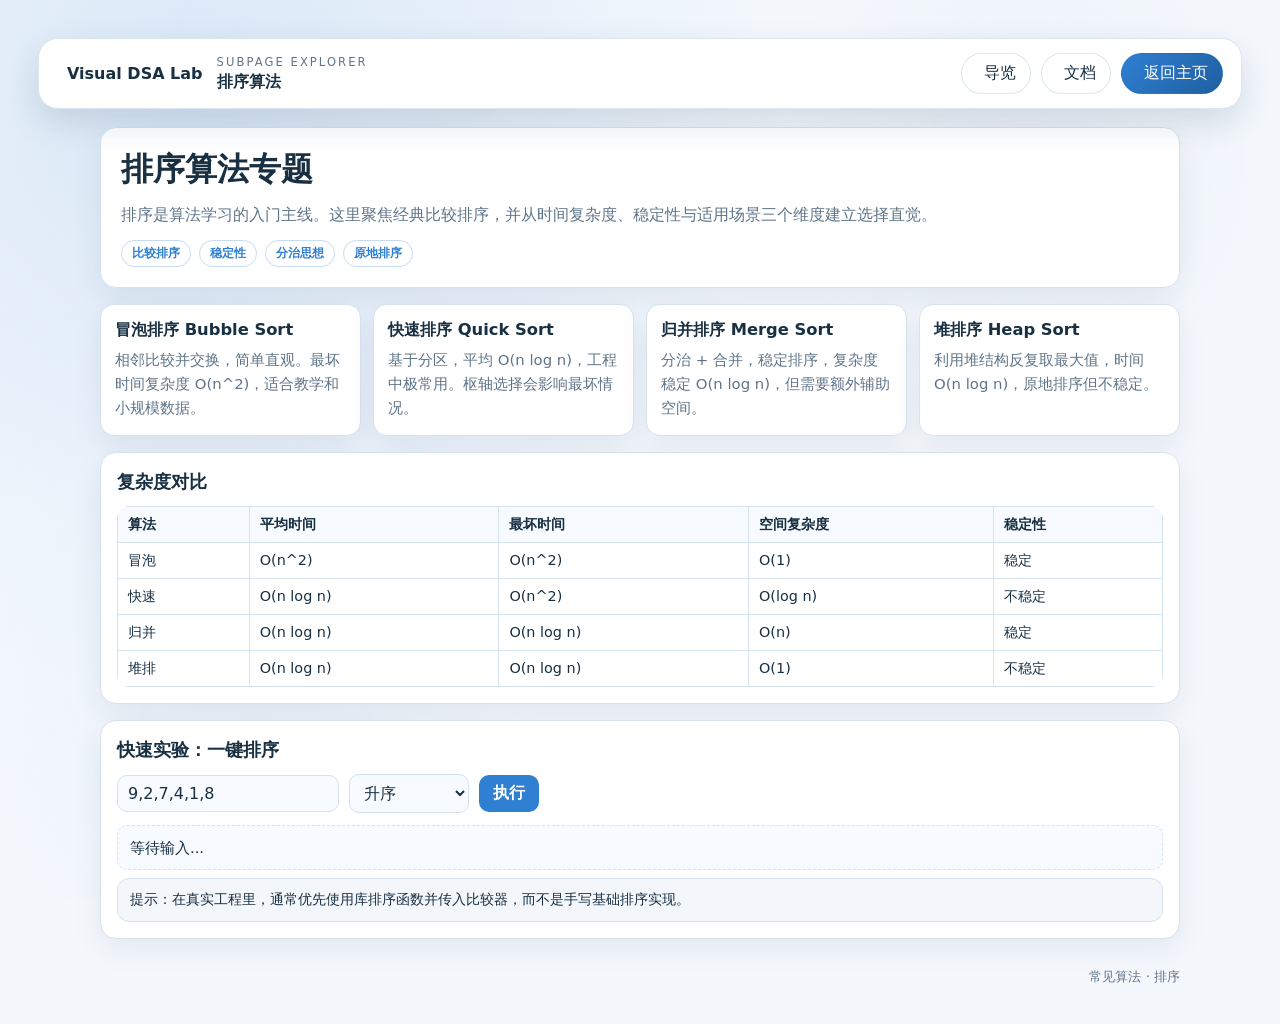
<file: pages/algorithms/sorting.html>
<!DOCTYPE html>
<html lang="zh-CN">
<head>
    <meta charset="UTF-8">
    <meta name="viewport" content="width=device-width, initial-scale=1.0">
    <title>排序算法</title>
    <link rel="stylesheet" href="../theme.css">
    <script src="../theme-bridge.js"></script>
    <link rel="stylesheet" href="./algorithms.css">
</head>
<body>
    <main class="page-shell">
        <section class="hero">
            <h1>排序算法专题</h1>
            <p>排序是算法学习的入门主线。这里聚焦经典比较排序，并从时间复杂度、稳定性与适用场景三个维度建立选择直觉。</p>
            <div class="tag-row">
                <span class="tag">比较排序</span>
                <span class="tag">稳定性</span>
                <span class="tag">分治思想</span>
                <span class="tag">原地排序</span>
            </div>
        </section>

        <section class="grid">
            <article class="card">
                <h3>冒泡排序 Bubble Sort</h3>
                <p>相邻比较并交换，简单直观。最坏时间复杂度 O(n^2)，适合教学和小规模数据。</p>
            </article>
            <article class="card">
                <h3>快速排序 Quick Sort</h3>
                <p>基于分区，平均 O(n log n)，工程中极常用。枢轴选择会影响最坏情况。</p>
            </article>
            <article class="card">
                <h3>归并排序 Merge Sort</h3>
                <p>分治 + 合并，稳定排序，复杂度稳定 O(n log n)，但需要额外辅助空间。</p>
            </article>
            <article class="card">
                <h3>堆排序 Heap Sort</h3>
                <p>利用堆结构反复取最大值，时间 O(n log n)，原地排序但不稳定。</p>
            </article>
        </section>

        <section class="panel">
            <h2>复杂度对比</h2>
            <table>
                <thead>
                    <tr>
                        <th>算法</th>
                        <th>平均时间</th>
                        <th>最坏时间</th>
                        <th>空间复杂度</th>
                        <th>稳定性</th>
                    </tr>
                </thead>
                <tbody>
                    <tr><td>冒泡</td><td>O(n^2)</td><td>O(n^2)</td><td>O(1)</td><td>稳定</td></tr>
                    <tr><td>快速</td><td>O(n log n)</td><td>O(n^2)</td><td>O(log n)</td><td>不稳定</td></tr>
                    <tr><td>归并</td><td>O(n log n)</td><td>O(n log n)</td><td>O(n)</td><td>稳定</td></tr>
                    <tr><td>堆排</td><td>O(n log n)</td><td>O(n log n)</td><td>O(1)</td><td>不稳定</td></tr>
                </tbody>
            </table>
        </section>

        <section class="panel">
            <h2>快速实验：一键排序</h2>
            <div class="row">
                <input id="sortInput" value="9,2,7,4,1,8" aria-label="输入数组">
                <select id="sortMethod" aria-label="排序方法">
                    <option value="asc">升序</option>
                    <option value="desc">降序</option>
                </select>
                <button id="runSort">执行</button>
            </div>
            <div class="output" id="sortOutput">等待输入...</div>
            <div class="code">提示：在真实工程里，通常优先使用库排序函数并传入比较器，而不是手写基础排序实现。</div>
        </section>

        <p class="footer-note">常见算法 · 排序</p>
    </main>

    <script>
        const sortInput = document.getElementById('sortInput');
        const sortMethod = document.getElementById('sortMethod');
        const sortOutput = document.getElementById('sortOutput');

        document.getElementById('runSort').addEventListener('click', () => {
            const nums = sortInput.value.split(',').map(x => Number(x.trim())).filter(x => !Number.isNaN(x));
            if (!nums.length) {
                sortOutput.textContent = '请输入逗号分隔的数字，例如 3,1,4,1,5';
                return;
            }

            nums.sort((a, b) => sortMethod.value === 'asc' ? a - b : b - a);
            sortOutput.textContent = `排序结果：${nums.join(', ')}`;
        });
    </script>
</body>
</html>
</file>
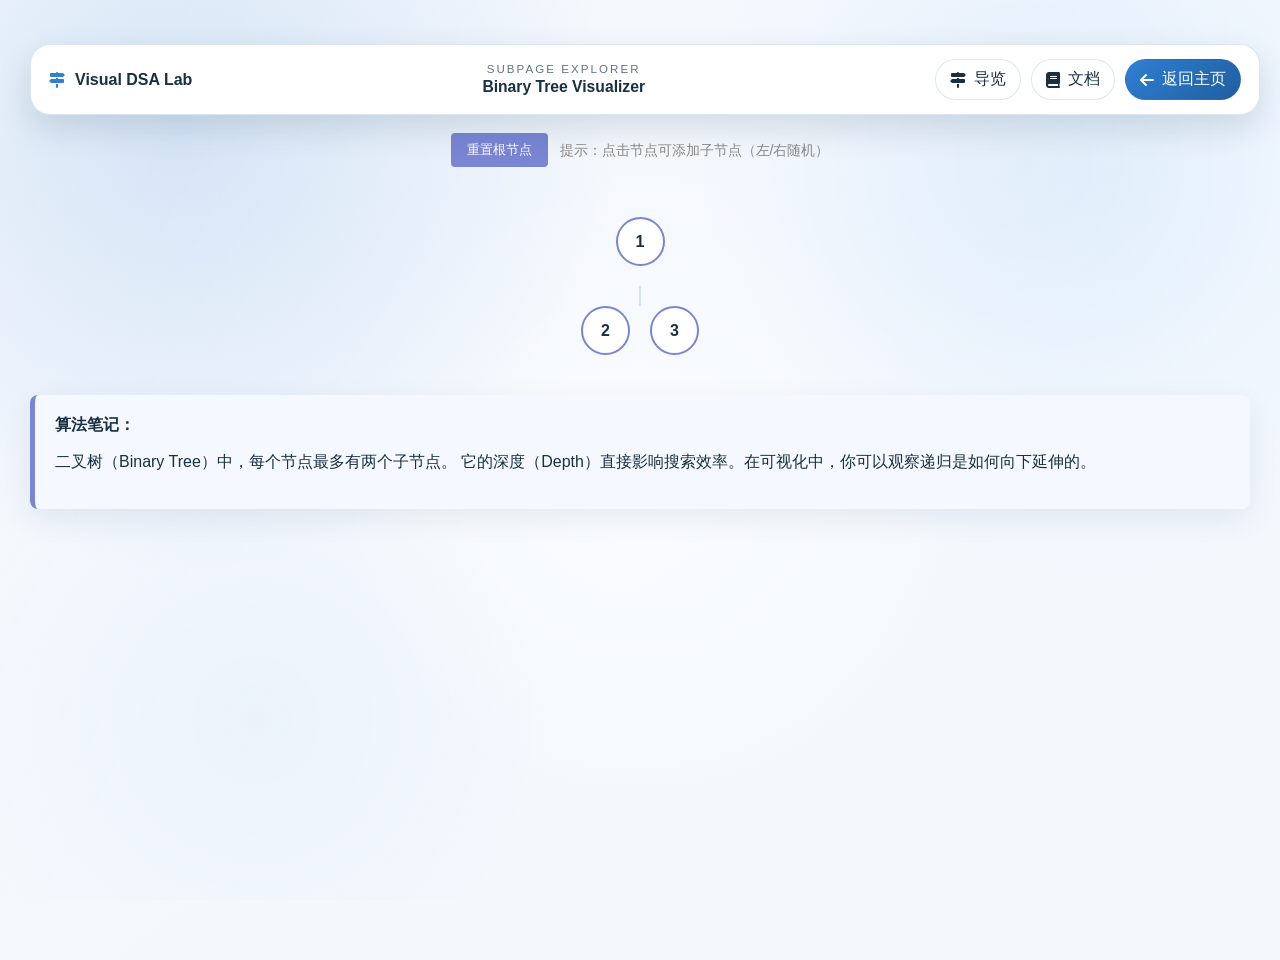
<file: pages/binary-tree/binary-tree.html>
<!DOCTYPE html>
<html lang="zh-CN">
<head>
    <meta charset="UTF-8">
    <meta name="viewport" content="width=device-width, initial-scale=1.0">
    <title>Binary Tree Visualizer</title>
    <link rel="stylesheet" href="../theme.css">
    <script src="../theme-bridge.js"></script>
    <link rel="stylesheet" href="https://cdnjs.cloudflare.com/ajax/libs/font-awesome/6.0.0/css/all.min.css">
    <style>
        :root {
            --primary: #7a85d4;
            --bg: var(--theme-page-bg);
            --line: var(--theme-border);
        }
        body {
            font-family: 'Segoe UI', sans-serif;
            margin: 0;
            padding: 30px;
            background-color: var(--bg);
            color: var(--theme-text);
            text-align: center;
        }
        
        .controls {
            display: flex;
            gap: 12px;
            justify-content: center;
            margin-bottom: 40px;
        }
        button {
            padding: 8px 16px;
            border: none;
            border-radius: 4px;
            background: var(--primary);
            color: white;
            cursor: pointer;
        }
        button:hover { opacity: 0.85; }

        /* 树容器：使用 Flex 递归布局 */
        .tree-container {
            display: flex;
            justify-content: center;
            align-items: flex-start;
            gap: 20px;
            margin-top: 50px;
        }

        /* 节点及其子树的包装器 */
        .node-wrapper {
            display: flex;
            flex-direction: column;
            align-items: center;
            position: relative;
        }

        /* 单个节点圆圈 */
        .node-circle {
            width: 45px;
            height: 45px;
            background: var(--theme-surface);
            border: 2px solid var(--primary);
            border-radius: 50%;
            display: flex;
            justify-content: center;
            align-items: center;
            font-weight: bold;
            z-index: 10;
            transition: transform 0.3s;
        }
        .node-circle:hover {
            transform: scale(1.2);
            background: var(--theme-surface-soft);
        }

        /* 子节点容器 */
        .children-container {
            display: flex;
            justify-content: center;
            gap: 20px;
            margin-top: 40px;
            position: relative;
        }

        /* 连接线逻辑（简单版：使用伪元素模拟） */
        .children-container::before {
            content: '';
            position: absolute;
            top: -20px;
            width: 2px;
            height: 20px;
            background: var(--line);
        }

        .info-card {
            margin: 40px auto;
            padding: 20px;
            background: var(--theme-panel-bg);
            border-radius: 8px;
            border-left: 5px solid var(--primary);
            text-align: left;
            box-shadow: var(--theme-shadow);
        }
    </style>
</head>
<body>

    <div class="controls">
        <button onclick="resetTree()">重置根节点</button>
        <span style="color: #888; font-size: 0.9rem; align-self: center;">提示：点击节点可添加子节点（左/右随机）</span>
    </div>

    <div id="tree-root-container" class="tree-container">
        </div>

    <div class="info-card">
        <strong>算法笔记：</strong>
        <p>二叉树（Binary Tree）中，每个节点最多有两个子节点。
           它的深度（Depth）直接影响搜索效率。在可视化中，你可以观察递归是如何向下延伸的。</p>
    </div>

    <script>
        // 简单的嵌套对象表示树
        let treeData = {
            val: 1,
            left: { val: 2, left: null, right: null },
            right: { val: 3, left: null, right: null }
        };

        function renderTree(node) {
            if (!node) return '';

            return `
                <div class="node-wrapper">
                    <div class="node-circle" onclick="addNode('${node.val}')">${node.val}</div>
                    ${(node.left || node.right) ? `
                        <div class="children-container">
                            ${node.left ? renderTree(node.left) : '<div style="width:45px"></div>'}
                            ${node.right ? renderTree(node.right) : '<div style="width:45px"></div>'}
                        </div>
                    ` : ''}
                </div>
            `;
        }

        function updateView() {
            document.getElementById('tree-root-container').innerHTML = renderTree(treeData);
        }

        function addNode(parentVal) {
            // 递归查找并添加节点
            const findAndAdd = (root) => {
                if (!root) return;
                if (root.val == parentVal) {
                    const newVal = Math.floor(Math.random() * 100);
                    if (!root.left) root.left = { val: newVal, left: null, right: null };
                    else if (!root.right) root.right = { val: newVal, left: null, right: null };
                    else alert("此节点已满！");
                    return;
                }
                findAndAdd(root.left);
                findAndAdd(root.right);
            };
            findAndAdd(treeData);
            updateView();
        }

        function resetTree() {
            treeData = { val: 1, left: null, right: null };
            updateView();
        }

        updateView();
    </script>
</body>
</html>
</file>
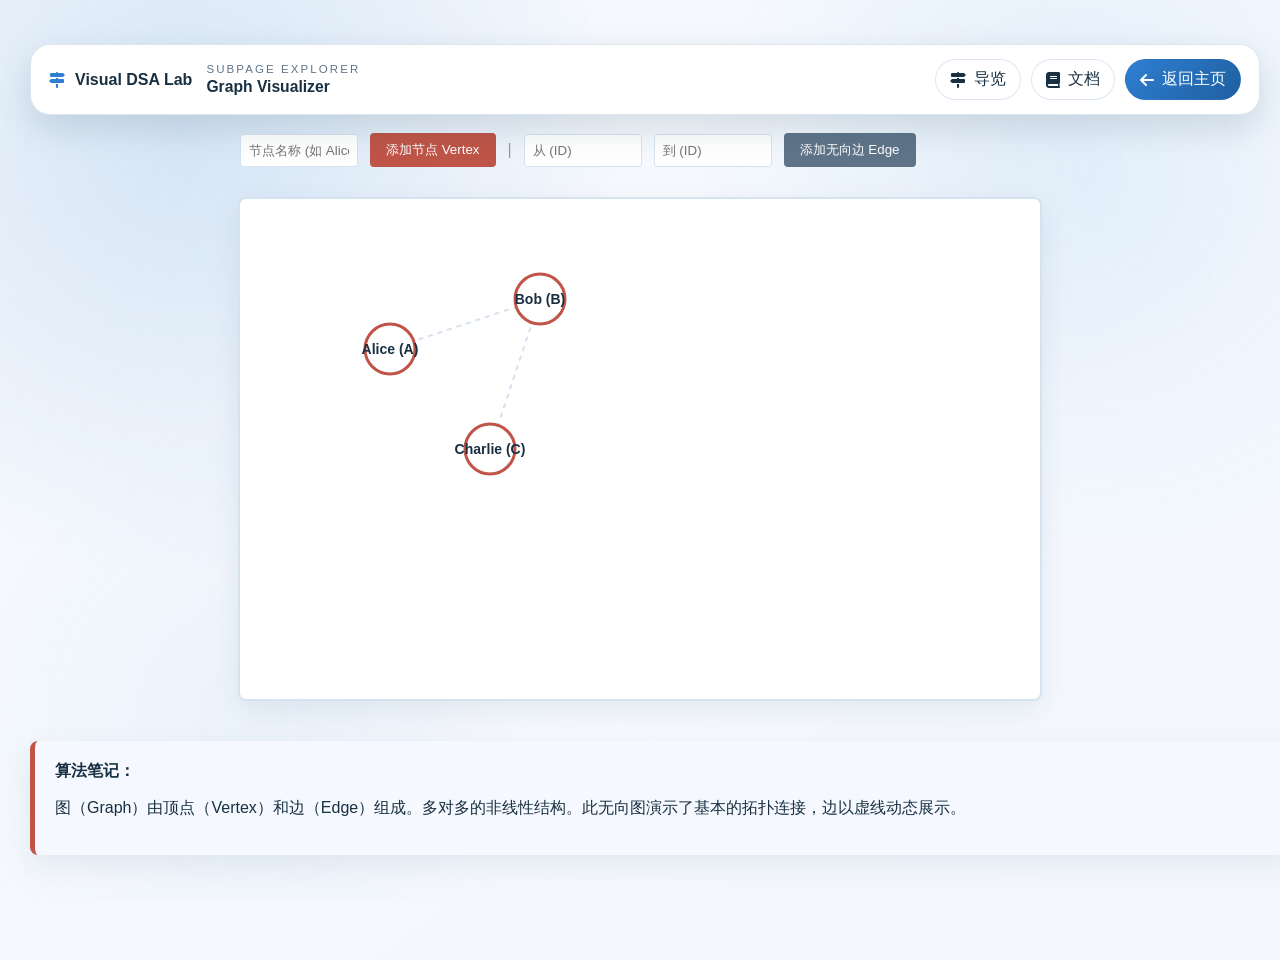
<file: pages/graph/graph.html>
<!DOCTYPE html>
<html lang="zh-CN">
<head>
    <meta charset="UTF-8">
    <meta name="viewport" content="width=device-width, initial-scale=1.0">
    <title>Graph Visualizer</title>
    <link rel="stylesheet" href="../theme.css">
    <script src="../theme-bridge.js"></script>
    <link rel="stylesheet" href="https://cdnjs.cloudflare.com/ajax/libs/font-awesome/6.0.0/css/all.min.css">
    <style>
        :root {
            --primary: #bf5548;
            --node-bg: var(--theme-surface);
            --text: var(--theme-text);
        }
        body {
            font-family: 'Segoe UI', sans-serif;
            margin: 0;
            padding: 30px;
            background-color: var(--theme-page-bg);
            color: var(--text);
            display: flex;
            flex-direction: column;
            align-items: center;
        }
        /* 控制面板 */
        .controls {
            display: flex;
            gap: 12px;
            margin-bottom: 30px;
            align-items: center;
            width: 100%;
            max-width: 800px;
        }
        input {
            padding: 8px;
            border: 1px solid var(--theme-border);
            border-radius: 4px;
            width: 100px;
            background: var(--theme-surface);
            color: var(--theme-text);
        }
        button {
            padding: 8px 16px;
            border: none;
            border-radius: 4px;
            background: var(--primary);
            color: white;
            cursor: pointer;
            font-weight: 500;
        }
        button:hover { opacity: 0.85; }
        button.secondary { background: var(--theme-muted); }

        /* SVG 画布 */
        #graph-canvas {
            width: 100%;
            max-width: 800px;
            height: 500px;
            border: 2px solid var(--theme-border);
            border-radius: 8px;
            background: var(--theme-surface);
            box-shadow: var(--theme-shadow);
        }

        /* 节点样式 */
        .node-circle {
            fill: var(--node-bg);
            stroke: var(--primary);
            stroke-width: 3px;
            cursor: pointer;
            transition: all 0.2s;
        }
        .node-circle:hover {
            fill: #fdf2f0;
            stroke-width: 5px;
        }
        .node-label {
            fill: var(--text);
            font-size: 14px;
            font-weight: bold;
            pointer-events: none; /* 防止文字干扰节点点击 */
        }

        /* 边（连线）样式 */
        .edge-line {
            stroke: var(--theme-border);
            stroke-width: 2px;
            stroke-dasharray: 5, 5; /* 虚线代表无向图的关系 */
            animation: dashLoop 1s linear infinite;
        }
        @keyframes dashLoop {
            to { stroke-dashoffset: -10; }
        }

        .info-card {
            margin: 40px auto;
            padding: 20px;
            background: var(--theme-panel-bg);
            border-radius: 8px;
            border-left: 5px solid var(--primary);
            width: 100%;
            box-shadow: var(--theme-shadow);
        }
    </style>
</head>
<body>

    <div class="controls">
        <input type="text" id="nodeName" placeholder="节点名称 (如 Alice)">
        <button onclick="addVertex()">添加节点 Vertex</button>
        <span style="color: #999;">|</span>
        <input type="text" id="fromNode" placeholder="从 (ID)">
        <input type="text" id="toNode" placeholder="到 (ID)">
        <button class="secondary" onclick="addEdge()">添加无向边 Edge</button>
    </div>

    <svg id="graph-canvas">
        <g id="edges-group"></g> <g id="nodes-group"></g> </svg>

    <div class="info-card">
        <strong>算法笔记：</strong>
        <p id="status-text">图（Graph）由顶点（Vertex）和边（Edge）组成。多对多的非线性结构。此无向图演示了基本的拓扑连接，边以虚线动态展示。</p>
    </div>

    <script>
        const canvas = document.getElementById('graph-canvas');
        const nodesGroup = document.getElementById('nodes-group');
        const edgesGroup = document.getElementById('edges-group');
        const statusText = document.getElementById('status-text');

        // 图的数据结构：邻接表 (简易版)
        let graphData = {
            nodes: [
                { id: 'A', name: 'Alice', x: 150, y: 150 },
                { id: 'B', name: 'Bob', x: 300, y: 100 },
                { id: 'C', name: 'Charlie', x: 250, y: 250 }
            ],
            edges: [
                { from: 'A', to: 'B' },
                { from: 'B', to: 'C' }
            ]
        };

        function render() {
            // 清空并重新渲染
            nodesGroup.innerHTML = '';
            edgesGroup.innerHTML = '';

            // 1. 渲染边 (Edge)
            graphData.edges.forEach(edge => {
                const fromNode = graphData.nodes.find(n => n.id === edge.from);
                const toNode = graphData.nodes.find(n => n.id === edge.to);
                if (fromNode && toNode) {
                    const line = document.createElementNS("http://www.w3.org/2000/svg", "line");
                    line.setAttribute("class", "edge-line");
                    line.setAttribute("x1", fromNode.x);
                    line.setAttribute("y1", fromNode.y);
                    line.setAttribute("x2", toNode.x);
                    line.setAttribute("y2", toNode.y);
                    edgesGroup.appendChild(line);
                }
            });

            // 2. 渲染节点 (Vertex)
            graphData.nodes.forEach(node => {
                const g = document.createElementNS("http://www.w3.org/2000/svg", "g");
                g.setAttribute("transform", `translate(${node.x}, ${node.y})`);

                const circle = document.createElementNS("http://www.w3.org/2000/svg", "circle");
                circle.setAttribute("class", "node-circle");
                circle.setAttribute("r", "25");

                const text = document.createElementNS("http://www.w3.org/2000/svg", "text");
                text.setAttribute("class", "node-label");
                text.setAttribute("dy", "5"); // 垂直居中修正
                text.setAttribute("text-anchor", "middle"); // 水平居中
                text.textContent = `${node.name} (${node.id})`;

                g.appendChild(circle);
                g.appendChild(text);
                nodesGroup.appendChild(g);
            });
        }

        // 添加节点
        function addVertex() {
            const name = document.getElementById('nodeName').value;
            if (!name) return alert("请输入名称！");

            const id = String.fromCharCode(65 + graphData.nodes.length); // 自动生成 ID: A, B, C...
            // 随机坐标 (避开边缘)
            const x = 100 + Math.random() * (canvas.clientWidth - 200);
            const y = 100 + Math.random() * (canvas.clientHeight - 200);

            graphData.nodes.push({ id, name, x, y });
            render();
            statusText.innerText = `顶点 ${name} (ID: ${id}) 已添加。`;
        }

        // 添加无向边
        function addEdge() {
            const from = document.getElementById('fromNode').value.toUpperCase();
            const to = document.getElementById('toNode').value.toUpperCase();

            if (from === to) return alert("自身不能连线！");

            const fromExist = graphData.nodes.some(n => n.id === from);
            const toExist = graphData.nodes.some(n => n.id === to);

            if (!fromExist || !toExist) return alert("节点 ID 不存在！");

            // 检查边是否已存在 (无向图需检查两个方向)
            const edgeExist = graphData.edges.some(e => 
                (e.from === from && e.to === to) || (e.from === to && e.to === from)
            );

            if (edgeExist) return alert("连接已存在！");

            graphData.edges.push({ from, to });
            render();
            statusText.innerText = `边 (${from} ↔ ${to}) 已建立。`;
        }

        // 初始渲染
        render();
    </script>
</body>
</html>
</file>
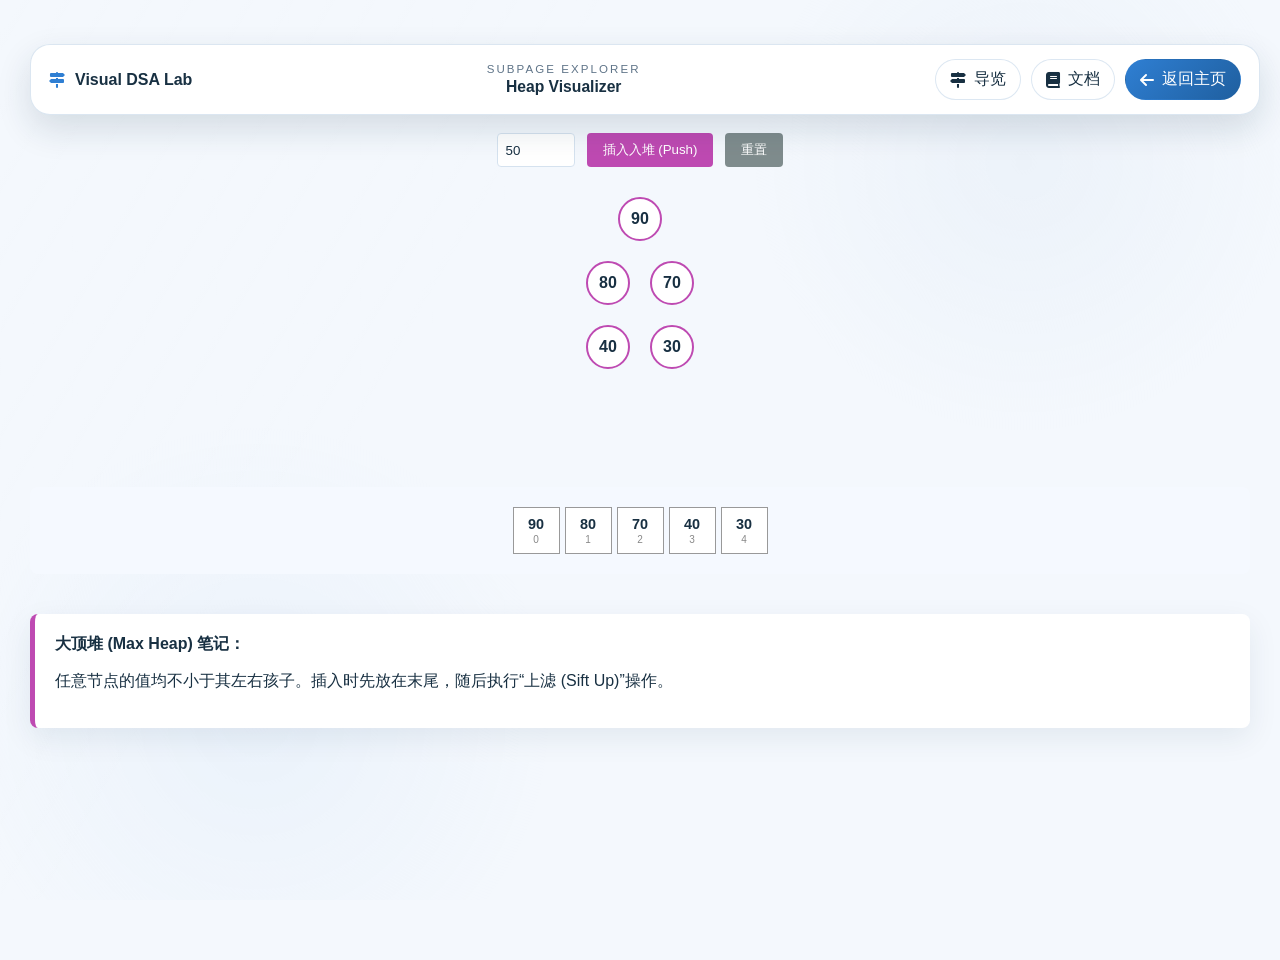
<file: pages/heap/heap.html>
<!DOCTYPE html>
<html lang="zh-CN">
<head>
    <meta charset="UTF-8">
    <meta name="viewport" content="width=device-width, initial-scale=1.0">
    <title>Heap Visualizer</title>
    <link rel="stylesheet" href="../theme.css">
    <script src="../theme-bridge.js"></script>
    <link rel="stylesheet" href="https://cdnjs.cloudflare.com/ajax/libs/font-awesome/6.0.0/css/all.min.css">
    <style>
        :root {
            --primary: #be4ab2;
            --bg: var(--theme-page-bg);
        }
        body { font-family: 'Segoe UI', sans-serif;margin: 0; padding: 30px; background: var(--bg); color: var(--theme-text); text-align: center; }
        
        .controls { display: flex; gap: 12px; justify-content: center; margin-bottom: 30px; }
        input { padding: 8px; border: 1px solid var(--theme-border); border-radius: 4px; width: 60px; background: var(--theme-surface); color: var(--theme-text); }
        button { padding: 8px 16px; border: none; border-radius: 4px; background: var(--primary); color: white; cursor: pointer; }

        /* 树形显示区域 */
        .tree-visual { display: flex; flex-direction: column; align-items: center; min-height: 250px; margin-bottom: 40px; }
        .level { display: flex; justify-content: center; gap: 20px; margin-bottom: 20px; }
        .node {
            width: 40px; height: 40px; border: 2px solid var(--primary);
            border-radius: 50%; display: flex; justify-content: center;
            align-items: center; font-weight: bold; background: var(--theme-surface);
            transition: all 0.5s; position: relative;
        }
        .node.swapping { background: #f1c40f; transform: scale(1.2); }

        /* 数组显示区域 */
        .array-visual {
            display: flex; justify-content: center; gap: 5px; 
            padding: 20px; background: var(--theme-panel-bg); border-radius: 8px;
            overflow-x: auto;
        }
        .cell {
            width: 45px; height: 45px; border: 1px solid #999;
            background: var(--theme-surface); display: flex; flex-direction: column;
            justify-content: center; align-items: center; font-size: 0.9rem;
        }
        .cell .idx { font-size: 10px; color: #888; margin-top: 2px; }
        .cell.active { border: 2px solid var(--primary); background: #fff5e6; }

        .info-card { margin: 40px auto; padding: 20px; background: var(--theme-surface); border-radius: 8px; border-left: 5px solid var(--primary); text-align: left; box-shadow: var(--theme-shadow); }
    </style>
</head>
<body>

    <div class="controls">
        <input type="number" id="valInput" value="50">
        <button onclick="insertHeap()">插入入堆 (Push)</button>
        <button style="background: #7f8c8d;" onclick="resetHeap()">重置</button>
    </div>

    <div class="tree-visual" id="tree-display">
        </div>

    <div class="array-visual" id="array-display">
        </div>

    <div class="info-card">
        <strong>大顶堆 (Max Heap) 笔记：</strong>
        <p id="status-text">任意节点的值均不小于其左右孩子。插入时先放在末尾，随后执行“上滤 (Sift Up)”操作。</p>
    </div>

    <script>
        let heap = [90, 80, 70, 40, 30]; // 初始堆

        function render() {
            renderArray();
            renderTree();
        }

        function renderArray() {
            const container = document.getElementById('array-display');
            container.innerHTML = heap.map((v, i) => `
                <div class="cell" id="cell-${i}">
                    <strong>${v}</strong>
                    <span class="idx">${i}</span>
                </div>
            `).join('');
        }

        function renderTree() {
            const container = document.getElementById('tree-display');
            container.innerHTML = '';
            if (heap.length === 0) return;

            let html = '';
            let levels = Math.floor(Math.log2(heap.length)) + 1;
            
            for (let l = 0; l < levels; l++) {
                html += `<div class="level">`;
                let start = Math.pow(2, l) - 1;
                let end = Math.min(Math.pow(2, l + 1) - 1, heap.length);
                for (let i = start; i < end; i++) {
                    html += `<div class="node" id="node-${i}">${heap[i]}</div>`;
                }
                html += `</div>`;
            }
            container.innerHTML = html;
        }

        async function insertHeap() {
            let val = parseInt(document.getElementById('valInput').value);
            heap.push(val);
            render();
            
            // 执行上滤动画
            let i = heap.length - 1;
            while (i > 0) {
                let p = Math.floor((i - 1) / 2);
                document.getElementById(`node-${i}`).classList.add('swapping');
                document.getElementById(`cell-${i}`).classList.add('active');
                
                if (heap[i] <= heap[p]) break;

                await new Promise(r => setTimeout(r, 800)); // 等待动画
                
                // 交换
                [heap[i], heap[p]] = [heap[p], heap[i]];
                render();
                i = p;
            }
            render();
        }

        function resetHeap() { heap = [90, 80]; render(); }
        render();
    </script>
</body>
</html>
</file>
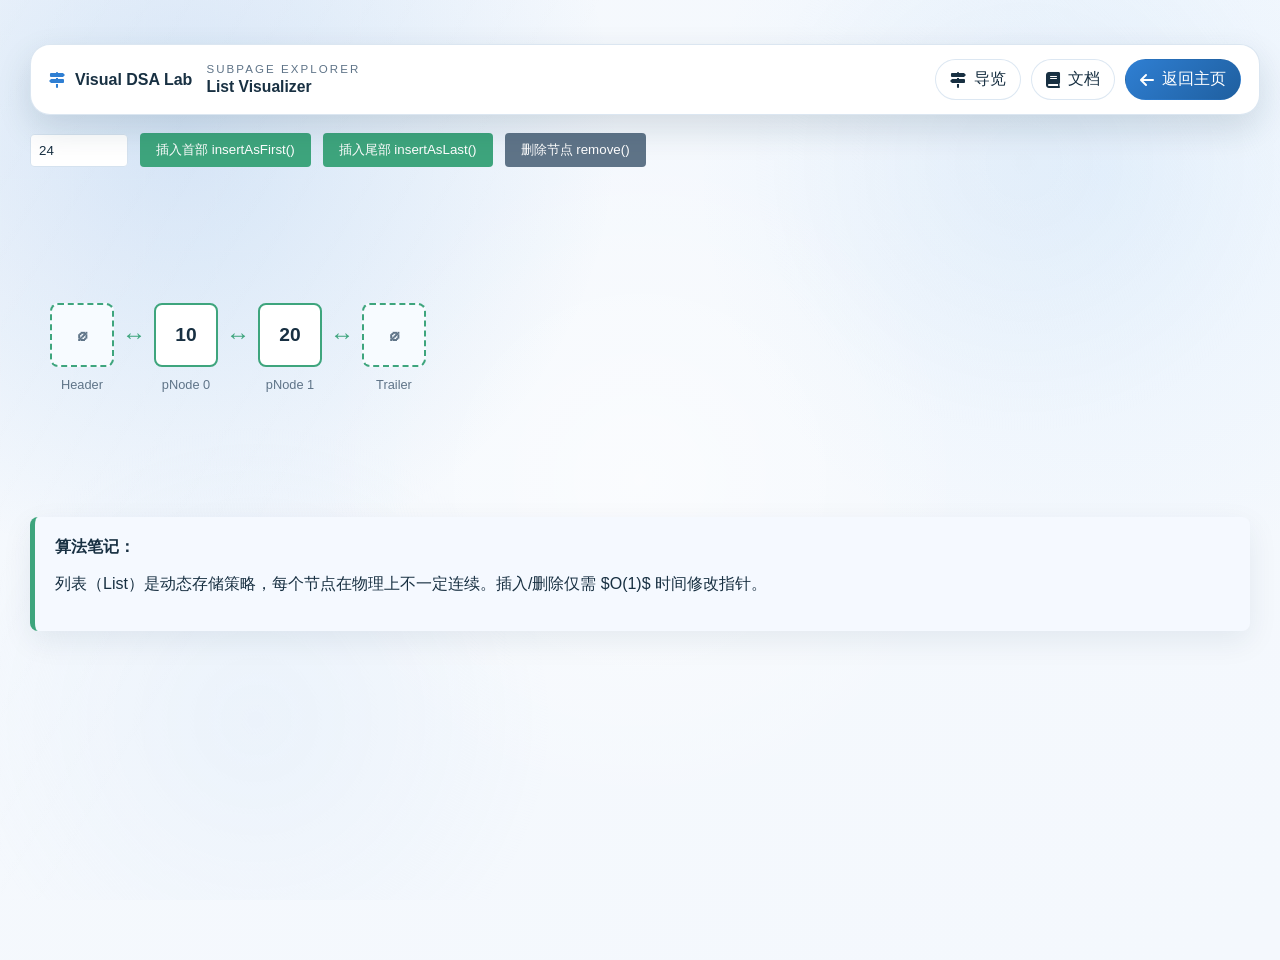
<file: pages/list/list.html>
<!DOCTYPE html>
<html lang="zh-CN">
<head>
    <meta charset="UTF-8">
    <meta name="viewport" content="width=device-width, initial-scale=1.0">
    <title>List Visualizer</title>
    <link rel="stylesheet" href="../theme.css">
    <script src="../theme-bridge.js"></script>
    <link rel="stylesheet" href="https://cdnjs.cloudflare.com/ajax/libs/font-awesome/6.0.0/css/all.min.css">
    <style>
        :root {
            --primary: #3ea57d;
            --node-bg: var(--theme-surface);
            --text: var(--theme-text);
        }
        body {
            font-family: 'Segoe UI', sans-serif;
            margin: 0;
            padding: 30px;
            background-color: var(--theme-page-bg);
            color: var(--text);
        }
        /* 控制面板 */
        .controls {
            display: flex;
            gap: 12px;
            margin-bottom: 40px;
            align-items: center;
        }
        input {
            padding: 8px;
            border: 1px solid var(--theme-border);
            border-radius: 4px;
            width: 80px;
            background: var(--theme-surface);
            color: var(--theme-text);
        }
        button {
            padding: 8px 16px;
            border: none;
            border-radius: 4px;
            background: var(--primary);
            color: white;
            cursor: pointer;
            font-weight: 500;
        }
        button:hover { opacity: 0.85; }
        button.secondary { background: var(--theme-muted); }

        /* 列表展示容器 */
        .list-viewport {
            display: flex;
            align-items: center;
            gap: 40px; /* 留出空间画箭头 */
            padding: 40px 20px;
            overflow-x: auto;
            min-height: 200px;
        }

        /* 节点样式 */
        .node {
            display: flex;
            flex-direction: column;
            align-items: center;
            position: relative;
            animation: slideIn 0.4s ease-out;
        }
        .node-content {
            width: 60px;
            height: 60px;
            background: var(--node-bg);
            border: 2px solid var(--primary);
            border-radius: 8px;
            display: flex;
            justify-content: center;
            align-items: center;
            font-weight: bold;
            font-size: 1.2rem;
            z-index: 2;
        }
        .node-label {
            margin-top: 10px;
            font-size: 0.8rem;
            color: var(--theme-muted);
        }

        /* 箭头连接线 */
        .node:not(:last-child)::after {
            content: '↔';
            position: absolute;
            right: -32px;
            top: 18px;
            font-size: 24px;
            color: var(--primary);
            font-weight: bold;
        }

        /* 哨兵节点标识 */
        .header-node .node-content, .trailer-node .node-content {
            border-style: dashed;
            background: var(--theme-surface-soft);
            color: var(--theme-muted);
        }

        @keyframes slideIn {
            from { opacity: 0; transform: translateX(-20px); }
            to { opacity: 1; transform: translateX(0); }
        }

        .info-card {
            margin-top: 30px;
            padding: 20px;
            background: var(--theme-panel-bg);
            border-radius: 8px;
            border-left: 5px solid var(--primary);
            box-shadow: var(--theme-shadow);
        }
    </style>
</head>
<body>

    <div class="controls">
        <input type="number" id="valInput" value="24" placeholder="数值">
        <button onclick="insertHeader()">插入首部 insertAsFirst()</button>
        <button onclick="insertTrailer()">插入尾部 insertAsLast()</button>
        <button class="secondary" onclick="removeNode()">删除节点 remove()</button>
    </div>

    <div class="list-viewport" id="list-container">
        </div>

    <div class="info-card">
        <strong>算法笔记：</strong>
        <p id="status-text">列表（List）是动态存储策略，每个节点在物理上不一定连续。插入/删除仅需 $O(1)$ 时间修改指针。</p>
    </div>

    <script>
        // 模拟双向链表，包含 header 和 trailer 哨兵节点
        let listData = [10, 20];

        function render() {
            const container = document.getElementById('list-container');
            container.innerHTML = '';

            // 渲染 Header 哨兵
            container.appendChild(createNode('header', 'Header'));

            // 渲染实际数据节点
            listData.forEach((val, index) => {
                container.appendChild(createNode(val, `pNode ${index}`));
            });

            // 渲染 Trailer 哨兵
            container.appendChild(createNode('trailer', 'Trailer'));
        }

        function createNode(val, label) {
            const div = document.createElement('div');
            div.className = `node ${typeof val === 'string' ? val + '-node' : ''}`;
            div.innerHTML = `
                <div class="node-content">${val === 'header' || val === 'trailer' ? '∅' : val}</div>
                <div class="node-label">${label}</div>
            `;
            return div;
        }

        function insertHeader() {
            const val = document.getElementById('valInput').value;
            listData.unshift(val);
            render();
        }

        function insertTrailer() {
            const val = document.getElementById('valInput').value;
            listData.push(val);
            render();
        }

        function removeNode() {
            if (listData.length > 0) {
                listData.pop();
                render();
            }
        }

        // 初始渲染
        render();
    </script>
</body>
</html>
</file>
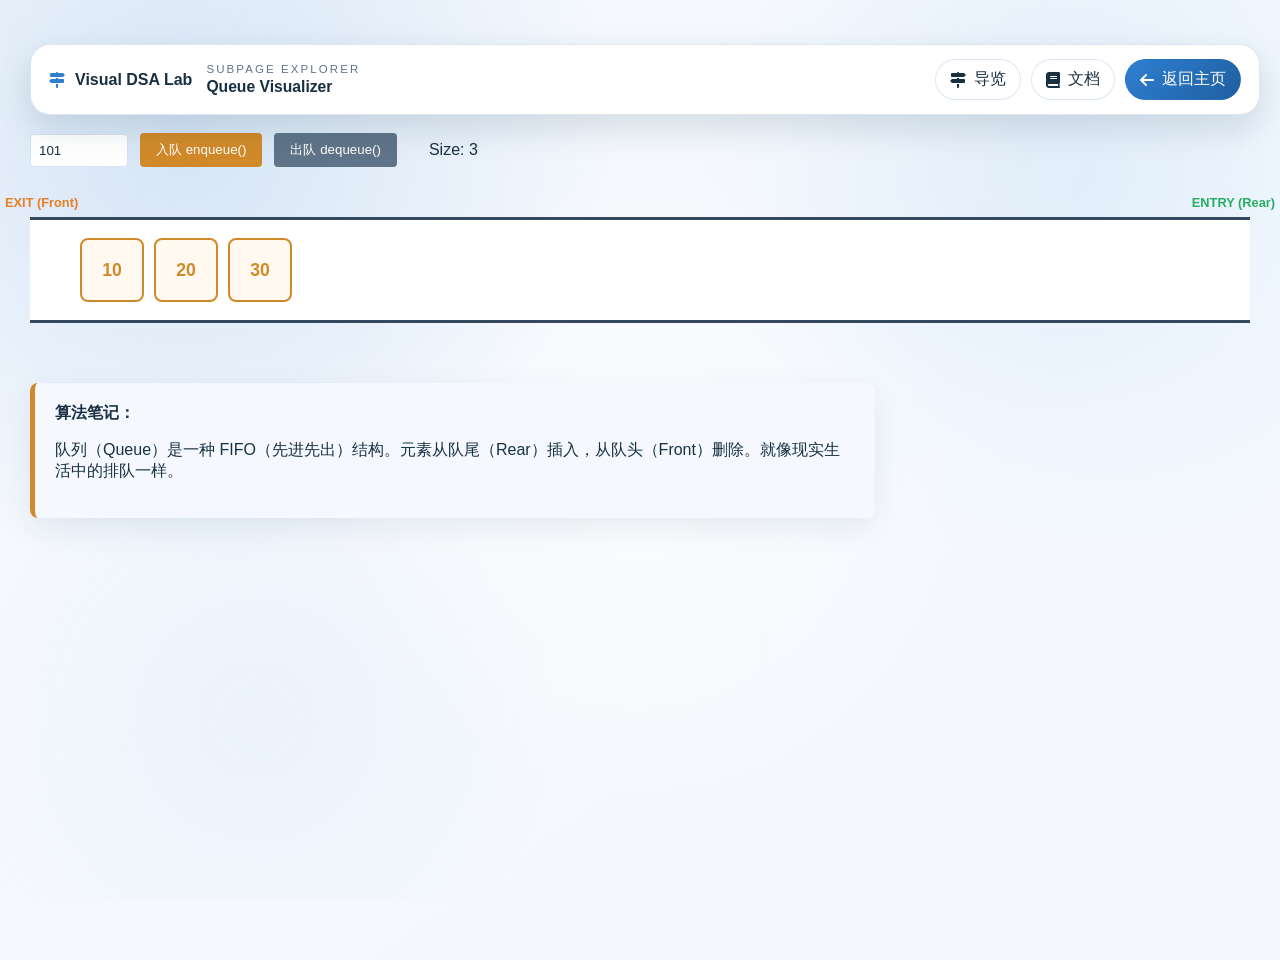
<file: pages/queue/queue.html>
<!DOCTYPE html>
<html lang="zh-CN">
<head>
    <meta charset="UTF-8">
    <meta name="viewport" content="width=device-width, initial-scale=1.0">
    <title>Queue Visualizer</title>
    <link rel="stylesheet" href="../theme.css">
    <script src="../theme-bridge.js"></script>
    <link rel="stylesheet" href="https://cdnjs.cloudflare.com/ajax/libs/font-awesome/6.0.0/css/all.min.css">
    <style>
        :root {
            --primary: #d18a2a;
            --bg: var(--theme-page-bg);
            --text: var(--theme-text);
        }
        body {
            font-family: 'Segoe UI', sans-serif;
            margin: 0;
            padding: 30px;
            background-color: var(--bg);
            color: var(--text);
        }
        
        .controls {
            display: flex;
            gap: 12px;
            margin-bottom: 50px;
            align-items: center;
        }
        input {
            padding: 8px;
            border: 1px solid var(--theme-border);
            border-radius: 4px;
            width: 80px;
            background: var(--theme-surface);
            color: var(--theme-text);
        }
        button {
            padding: 8px 16px;
            border: none;
            border-radius: 4px;
            background: var(--primary);
            color: white;
            cursor: pointer;
            font-weight: 500;
        }
        button:hover { opacity: 0.85; }
        button.secondary { background: var(--theme-muted); }

        /* 队列通道容器 */
        .queue-container {
            display: flex;
            align-items: center;
            height: 100px;
            border-top: 3px solid #34495e;
            border-bottom: 3px solid #34495e;
            padding: 0 50px;
            gap: 10px;
            min-width: 600px;
            position: relative;
            background: var(--theme-surface);
        }

        /* 队头和队尾的文字标识 */
        .queue-container::before {
            content: 'EXIT (Front)';
            position: absolute;
            left: -25px;
            top: -25px;
            font-size: 0.8rem;
            color: #e67e22;
            font-weight: bold;
        }
        .queue-container::after {
            content: 'ENTRY (Rear)';
            position: absolute;
            right: -25px;
            top: -25px;
            font-size: 0.8rem;
            color: #27ae60;
            font-weight: bold;
        }

        /* 队列元素样式 */
        .queue-element {
            width: 60px;
            height: 60px;
            background: #fff9f0;
            border: 2px solid var(--primary);
            border-radius: 8px;
            display: flex;
            justify-content: center;
            align-items: center;
            font-weight: bold;
            font-size: 1.1rem;
            color: var(--primary);
            flex-shrink: 0;
            transition: all 0.4s cubic-bezier(0.175, 0.885, 0.32, 1.275);
            animation: enqueueAnim 0.4s ease-out;
        }

        /* 入队动画：从右侧划入 */
        @keyframes enqueueAnim {
            from { opacity: 0; transform: translateX(50px); }
            to { opacity: 1; transform: translateX(0); }
        }

        /* 出队动画：向左侧飞出 */
        .dequeueing {
            animation: dequeueAnim 0.4s ease-in forwards;
        }
        @keyframes dequeueAnim {
            to { opacity: 0; transform: translateX(-100px); }
        }

        .info-card {
            margin-top: 60px;
            padding: 20px;
            background: var(--theme-panel-bg);
            border-radius: 8px;
            border-left: 5px solid var(--primary);
            max-width: 800px;
            box-shadow: var(--theme-shadow);
        }

        @media (max-width: 768px) {
            .queue-container {
                min-width: 0;
                padding: 0 20px;
            }
        }
    </style>
</head>
<body>

    <div class="controls">
        <input type="number" id="valInput" value="101" placeholder="数值">
        <button onclick="enqueue()">入队 enqueue()</button>
        <button class="secondary" onclick="dequeue()">出队 dequeue()</button>
        <span style="margin-left: 20px;">Size: <span id="size-count">0</span></span>
    </div>

    <div class="queue-container" id="queue-view">
        </div>

    <div class="info-card">
        <strong>算法笔记：</strong>
        <p id="status-text">队列（Queue）是一种 FIFO（先进先出）结构。元素从队尾（Rear）插入，从队头（Front）删除。就像现实生活中的排队一样。</p>
    </div>

    <script>
        let queueData = [10, 20, 30]; 

        function render() {
            const container = document.getElementById('queue-view');
            container.innerHTML = ''; 

            queueData.forEach((val) => {
                const div = document.createElement('div');
                div.className = 'queue-element';
                div.innerText = val;
                container.appendChild(div);
            });
            
            document.getElementById('size-count').innerText = queueData.length;
        }

        function enqueue() {
            const val = document.getElementById('valInput').value;
            queueData.push(val); // 数组末尾即队尾
            render();
            document.getElementById('status-text').innerText = `元素 ${val} 从 Rear 入队。`;
        }

        function dequeue() {
            if (queueData.length === 0) {
                alert("队列已空！");
                return;
            }

            const container = document.getElementById('queue-view');
            const firstEl = container.firstChild; // 获取队头元素

            // 1. 出队动画
            firstEl.classList.add('dequeueing');

            // 2. 动画后移除数据
            setTimeout(() => {
                const shiftedVal = queueData.shift(); // 数组头部即队头
                render();
                document.getElementById('status-text').innerText = `元素 ${shiftedVal} 从 Front 出队。下一个元素补位。`;
            }, 400); 
        }

        // 初始渲染
        render();
    </script>
</body>
</html>
</file>
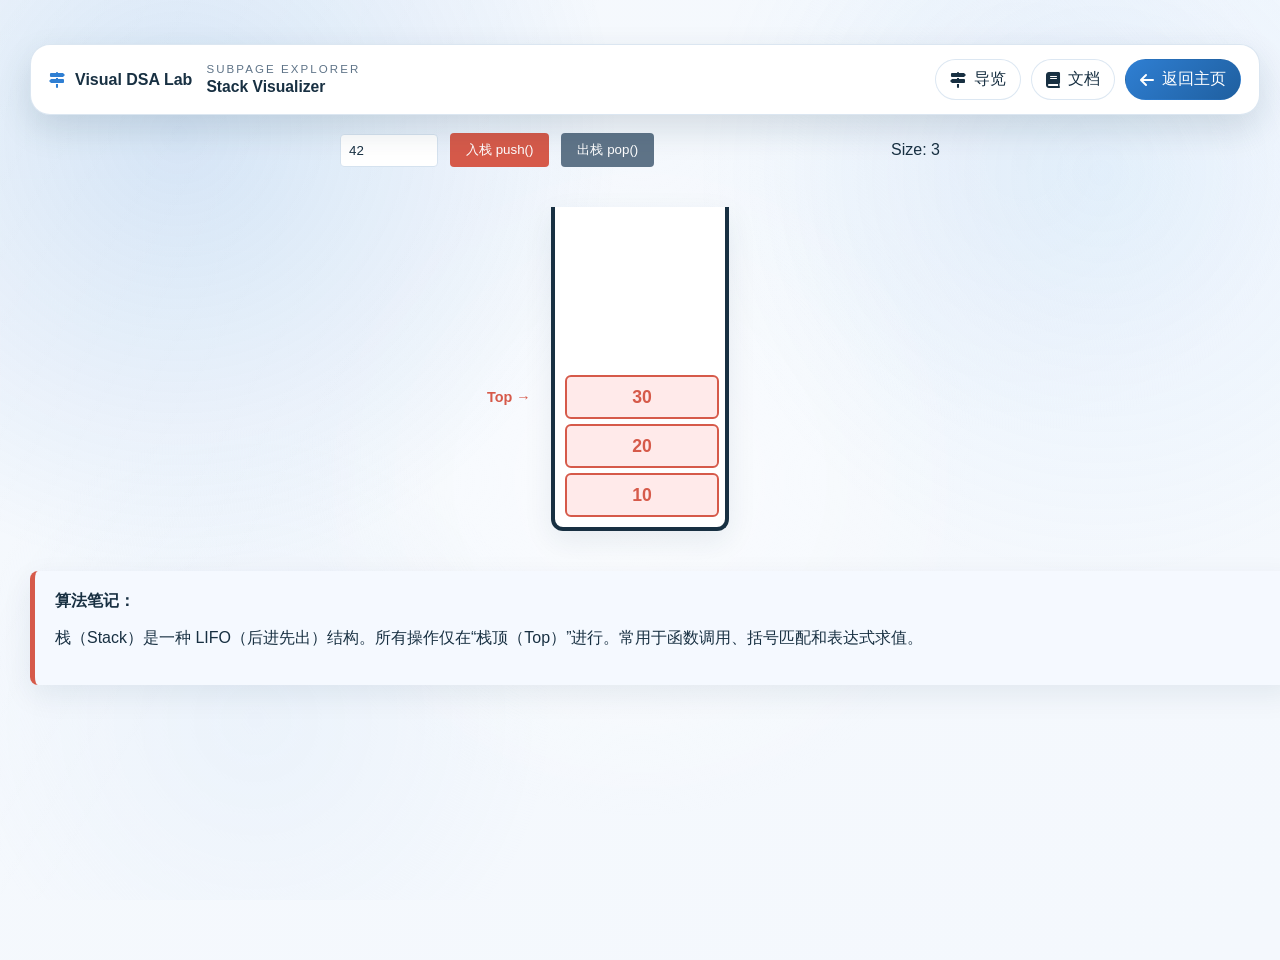
<file: pages/stack/stack.html>
<!DOCTYPE html>
<html lang="zh-CN">
<head>
    <meta charset="UTF-8">
    <meta name="viewport" content="width=device-width, initial-scale=1.0">
    <title>Stack Visualizer</title>
    <link rel="stylesheet" href="../theme.css">
    <script src="../theme-bridge.js"></script>
    <link rel="stylesheet" href="https://cdnjs.cloudflare.com/ajax/libs/font-awesome/6.0.0/css/all.min.css">
    <style>
        :root {
            --primary: #d65a4a;
            --bg: var(--theme-page-bg);
            --text: var(--theme-text);
        }
        body {
            font-family: 'Segoe UI', sans-serif;
            margin: 0;
            padding: 30px;
            background-color: var(--bg);
            color: var(--text);
            display: flex;
            flex-direction: column;
            align-items: center; /* 栈居中显示 */
        }
        
        /* 控制面板 */
        .controls {
            display: flex;
            gap: 12px;
            margin-bottom: 40px;
            align-items: center;
            width: 100%;
            max-width: 600px;
        }
        input {
            padding: 8px;
            border: 1px solid var(--theme-border);
            border-radius: 4px;
            width: 80px;
            background: var(--theme-surface);
            color: var(--theme-text);
        }
        button {
            padding: 8px 16px;
            border: none;
            border-radius: 4px;
            background: var(--primary);
            color: white;
            cursor: pointer;
            font-weight: 500;
        }
        button:hover { opacity: 0.85; }
        button.secondary { background: var(--theme-muted); }

        /* 栈的“桶”状容器 */
        .stack-container {
            width: 150px;
            height: 300px;
            border: 4px solid var(--text);
            border-top: none; /* 顶部开口 */
            border-radius: 0 0 12px 12px;
            display: flex;
            flex-direction: column-reverse; /* 关键：让元素从底部开始堆叠 */
            padding: 10px;
            gap: 5px;
            position: relative;
            background: var(--theme-surface);
            box-shadow: var(--theme-shadow);
        }

        /* 单个栈元素样式 */
        .stack-element {
            width: 100%;
            height: 40px;
            background: #ffeaea;
            border: 2px solid var(--primary);
            border-radius: 6px;
            display: flex;
            justify-content: center;
            align-items: center;
            font-weight: bold;
            font-size: 1.1rem;
            color: var(--primary);
            position: relative;
            transition: all 0.3s ease;
            animation: pushIn 0.3s ease-out; /* 入栈动画 */
        }

        /* 栈顶标识 */
        .stack-element:last-child::after {
            content: 'Top →';
            position: absolute;
            left: -80px;
            color: var(--primary);
            font-weight: bold;
            font-size: 0.9rem;
        }

        /* 入栈动画：从上方掉落 */
        @keyframes pushIn {
            from { opacity: 0; transform: translateY(-50px); }
            to { opacity: 1; transform: translateY(0); }
        }

        /* 出栈动画：向上飞出（通过 JS 动态添加类名触发） */
        .stack-element.popping {
            animation: popOut 0.3s ease-in forwards;
        }
        @keyframes popOut {
            to { opacity: 0; transform: translateY(-100px) scale(0.8); }
        }

        .info-card {
            margin-top: 40px;
            padding: 20px;
            background: var(--theme-panel-bg);
            border-radius: 8px;
            border-left: 5px solid var(--primary);
            width: 100%;
            margin: 40px auto;
            box-shadow: var(--theme-shadow);
        }
    </style>
</head>
<body>

    <div class="controls">
        <input type="number" id="valInput" value="42" placeholder="数值">
        <button onclick="push()">入栈 push()</button>
        <button class="secondary" onclick="pop()">出栈 pop()</button>
        <span style="margin-left: auto;">Size: <span id="size-count">0</span></span>
    </div>

    <div class="stack-container" id="stack-view">
        </div>

    <div class="info-card">
        <strong>算法笔记：</strong>
        <p id="status-text">栈（Stack）是一种 LIFO（后进先出）结构。所有操作仅在“栈顶（Top）”进行。常用于函数调用、括号匹配和表达式求值。</p>
    </div>

    <script>
        let stackData = [10, 20, 30]; // 初始预设一些数据

        function render() {
            const container = document.getElementById('stack-view');
            container.innerHTML = ''; // 清空，重新渲染

            stackData.forEach((val) => {
                const div = document.createElement('div');
                div.className = 'stack-element';
                div.innerText = val;
                container.appendChild(div);
            });
            
            document.getElementById('size-count').innerText = stackData.length;
        }

        function push() {
            const val = document.getElementById('valInput').value;
            stackData.push(val); // 数组末尾即栈顶
            render();
            document.getElementById('status-text').innerText = `元素 ${val} 入栈。Top 指针指向它。`;
        }

        function pop() {
            if (stackData.length === 0) {
                alert("栈空了！不可进行 POP 操作。");
                return;
            }

            const container = document.getElementById('stack-view');
            const lastEl = container.lastChild; // 获取当前的 Top 元素

            // 1. 添加出栈动画类
            lastEl.classList.add('popping');

            // 2. 动画结束后，真正移除数据并重绘
            setTimeout(() => {
                const poppedVal = stackData.pop();
                render();
                document.getElementById('status-text').innerText = `元素 ${poppedVal} 出栈。Top 指针下移。`;
            }, 300); // 300ms 对应 CSS 动画时间
        }

        // 初始渲染
        render();
    </script>
</body>
</html>
</file>
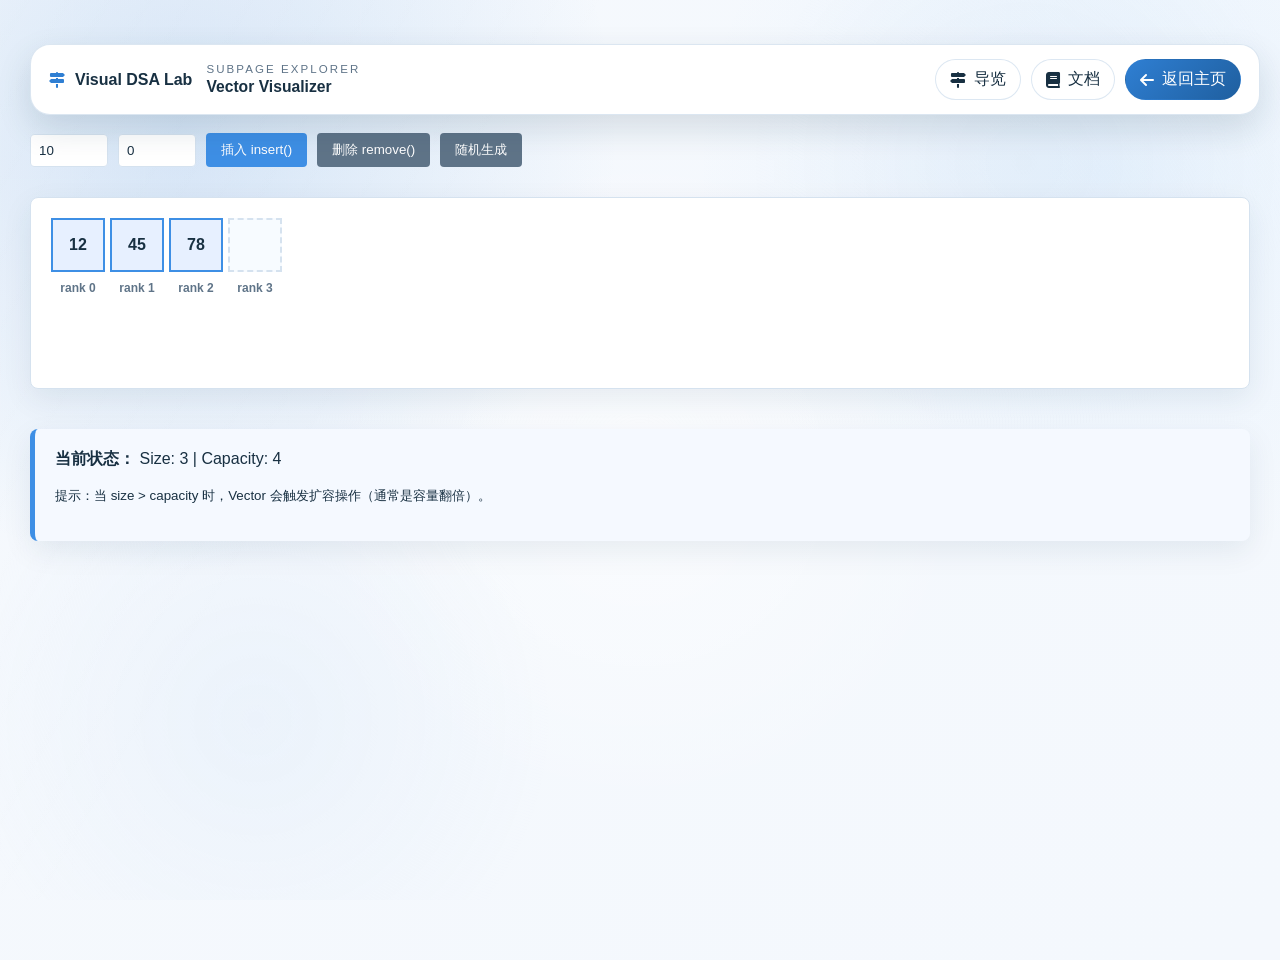
<file: pages/vector/vector.html>
<!DOCTYPE html>
<html lang="zh-CN">
<head>
    <meta charset="UTF-8">
    <meta name="viewport" content="width=device-width, initial-scale=1.0">
    <title>Vector Visualizer</title>
    <link rel="stylesheet" href="../theme.css">
    <script src="../theme-bridge.js"></script>
    <link rel="stylesheet" href="https://cdnjs.cloudflare.com/ajax/libs/font-awesome/6.0.0/css/all.min.css">
    <style>
        :root {
            --primary: #3e8fe5;
            --bg: var(--theme-page-bg);
            --box-border: #333;
            --text: var(--theme-text);
        }
        body {
            font-family: 'Segoe UI', sans-serif;
            margin: 0;
            padding: 30px;
            background-color: var(--bg);
            color: var(--text);
            overflow-x: hidden;
        }
        /* 控制栏 */
        .controls {
            display: flex;
            gap: 10px;
            margin-bottom: 30px;
            flex-wrap: wrap;
            align-items: center;
        }
        input {
            padding: 8px;
            border: 1px solid var(--theme-border);
            border-radius: 4px;
            width: 60px;
            background: var(--theme-surface);
            color: var(--theme-text);
        }
        button {
            padding: 8px 15px;
            border: none;
            border-radius: 4px;
            background: var(--primary);
            color: white;
            cursor: pointer;
            transition: opacity 0.2s;
        }
        button:hover { opacity: 0.9; }
        button.secondary { background: var(--theme-muted); }

        /* 向量容器 */
        .vector-container {
            display: flex;
            gap: 5px;
            margin: auto;
            min-height: 150px;
            padding: 20px;
            border: 1px solid var(--theme-border);
            border-radius: 8px;
            position: relative;
            background: var(--theme-surface);
            box-shadow: var(--theme-shadow);
        }

        /* 单个元素样式 */
        .element {
            width: 50px;
            height: 50px;
            background: #e7f0ff;
            border: 2px solid var(--primary);
            display: flex;
            flex-direction: column;
            justify-content: center;
            align-items: center;
            font-weight: bold;
            position: relative;
            transition: all 0.5s ease;
            animation: fadeIn 0.3s;
        }
        .element.empty {
            background: var(--theme-surface-soft);
            border: 2px dashed var(--theme-border);
            color: var(--theme-muted);
        }
        .element .index {
            position: absolute;
            bottom: -25px;
            font-size: 12px;
            color: var(--theme-muted);
        }
        .element.active {
            background: #ffeaa7;
            transform: translateY(-10px);
        }

        /* 状态说明 */
        .status-panel {
            margin-top: 40px;
            margin: 40px auto;
            padding: 20px;
            border-radius: 8px;
            background: var(--theme-panel-bg);
            border-left: 5px solid var(--primary);
            box-shadow: var(--theme-shadow);
        }

        @keyframes fadeIn {
            from { opacity: 0; transform: scale(0.8); }
            to { opacity: 1; transform: scale(1); }
        }
    </style>
</head>
<body>

    <div class="controls">
        <input type="number" id="valInput" placeholder="值" value="10">
        <input type="number" id="idxInput" placeholder="位置" value="0">
        <button onclick="insertAt()">插入 insert()</button>
        <button class="secondary" onclick="removeAt()">删除 remove()</button>
        <button class="secondary" onclick="randomize()">随机生成</button>
    </div>

    <div class="vector-container" id="vector-view">
        </div>

    <div class="status-panel">
        <strong>当前状态：</strong>
        <span id="status-text">就绪。Vector 支持 $O(1)$ 的随机访问。</span>
        <p><small>提示：当 size > capacity 时，Vector 会触发扩容操作（通常是容量翻倍）。</small></p>
    </div>

    <script>
        let data = [12, 45, 78];
        let capacity = 4;

        function render() {
            const container = document.getElementById('vector-view');
            container.innerHTML = '';
            
            for (let i = 0; i < capacity; i++) {
                const div = document.createElement('div');
                div.className = `element ${i >= data.length ? 'empty' : ''}`;
                div.innerHTML = `
                    ${data[i] !== undefined ? data[i] : ''}
                    <span class="index">rank ${i}</span>
                `;
                container.appendChild(div);
            }
            document.getElementById('status-text').innerText = `Size: ${data.length} | Capacity: ${capacity}`;
        }

        function insertAt() {
            const val = parseInt(document.getElementById('valInput').value);
            const idx = parseInt(document.getElementById('idxInput').value);

            if (idx < 0 || idx > data.length) {
                alert("越界了！");
                return;
            }

            // 模拟扩容逻辑
            if (data.length >= capacity) {
                capacity *= 2;
                document.getElementById('status-text').innerText = "触发扩容！Capacity 翻倍...";
            }

            data.splice(idx, 0, val);
            render();
            highlight(idx);
        }

        function removeAt() {
            const idx = parseInt(document.getElementById('idxInput').value);
            if (data.length > 0 && idx < data.length) {
                data.splice(idx, 1);
                render();
            }
        }

        function highlight(idx) {
            const el = document.getElementById('vector-view').children[idx];
            el.classList.add('active');
            setTimeout(() => el.classList.remove('active'), 1000);
        }

        function randomize() {
            data = Array.from({length: 3}, () => Math.floor(Math.random() * 100));
            capacity = 4;
            render();
        }

        // 初始渲染
        render();
    </script>
</body>
</html>
</file>
<file: index.css>
* {
    margin: 0;
    padding: 0;
    box-sizing: border-box;
}

:root {
    --shell-font: 'Segoe UI', 'PingFang SC', system-ui, sans-serif;

    --shell-bg: #ebf3fa;
    --shell-bg-2: #dbeaf8;
    --shell-content-bg: #fefefe;

    --shell-header-bg: rgba(11, 26, 46, 0.62);
    --shell-header-border: rgba(126, 169, 216, 0.34);
    --shell-header-text: #edf5ff;
    --shell-link: rgba(237, 245, 255, 0.84);
    --shell-link-hover-bg: rgba(255, 255, 255, 0.12);

    --shell-sidebar-bg: rgba(248, 252, 255, 0.54);
    --shell-sidebar-border: rgba(171, 198, 226, 0.6);
    --shell-section-title: #7690a8;
    --shell-item-hover: #ebf3fc;
    --shell-active-bg: #d9e9ff;
    --shell-active-text: #1d4b78;
    --shell-active-border: #2f7fd3;
    --shell-footer: #809ab2;

    --shell-primary: #2f7fd3;
    --shell-primary-strong: #1f5f9f;
    --shell-scrollbar: #8ea6bc;

    --shell-shadow-soft: 0 12px 34px rgba(18, 52, 82, 0.2);
    --shell-shadow-card: 0 18px 42px rgba(14, 42, 68, 0.2);
}

html[data-theme='graphite'] {
    --shell-bg: #121920;
    --shell-bg-2: #0d141b;
    --shell-content-bg: #1c242d;

    --shell-header-bg: rgba(8, 11, 14, 0.64);
    --shell-header-border: rgba(99, 130, 161, 0.38);
    --shell-header-text: #e8f0f8;
    --shell-link: rgba(232, 240, 248, 0.82);
    --shell-link-hover-bg: rgba(255, 255, 255, 0.1);

    --shell-sidebar-bg: rgba(24, 34, 45, 0.56);
    --shell-sidebar-border: rgba(93, 123, 152, 0.64);
    --shell-section-title: #96a9be;
    --shell-item-hover: #273544;
    --shell-active-bg: #273b51;
    --shell-active-text: #a7cdf7;
    --shell-active-border: #5ea6ff;
    --shell-footer: #91a8bf;

    --shell-primary: #5ea6ff;
    --shell-primary-strong: #3f88e2;
    --shell-scrollbar: #688096;

    --shell-shadow-soft: 0 12px 30px rgba(0, 0, 0, 0.42);
    --shell-shadow-card: 0 20px 46px rgba(0, 0, 0, 0.45);
}

html[data-theme='sand'] {
    --shell-bg: #f5ecdf;
    --shell-bg-2: #efe1cd;
    --shell-content-bg: #fff8ef;

    --shell-header-bg: rgba(78, 48, 27, 0.6);
    --shell-header-border: rgba(201, 151, 103, 0.42);
    --shell-header-text: #fff6ea;
    --shell-link: rgba(255, 246, 234, 0.85);
    --shell-link-hover-bg: rgba(255, 255, 255, 0.2);

    --shell-sidebar-bg: rgba(255, 248, 236, 0.56);
    --shell-sidebar-border: rgba(208, 176, 142, 0.66);
    --shell-section-title: #8f6f4d;
    --shell-item-hover: #f8ecdc;
    --shell-active-bg: #f2dfc0;
    --shell-active-text: #754725;
    --shell-active-border: #bc6b1e;
    --shell-footer: #9d7f5e;

    --shell-primary: #bc6b1e;
    --shell-primary-strong: #974f10;
    --shell-scrollbar: #b99b79;

    --shell-shadow-soft: 0 12px 32px rgba(91, 60, 28, 0.22);
    --shell-shadow-card: 0 18px 42px rgba(93, 66, 29, 0.28);
}

body {
    font-family: var(--shell-font);
    display: flex;
    flex-direction: column;
    height: 100vh;
    overflow: hidden;
    color: var(--shell-header-text);
    background:
        radial-gradient(circle at 10% 16%, color-mix(in srgb, var(--shell-primary) 14%, transparent) 0%, transparent 44%),
        radial-gradient(circle at 82% 90%, color-mix(in srgb, var(--shell-primary) 10%, transparent) 0%, transparent 48%),
        linear-gradient(150deg, var(--shell-bg), var(--shell-bg-2));
}

.page-aurora {
    position: fixed;
    inset: 0;
    z-index: -1;
    pointer-events: none;
}

.page-aurora::before,
.page-aurora::after {
    content: '';
    position: absolute;
    border-radius: 999px;
    filter: blur(8px);
}

.page-aurora::before {
    width: 340px;
    height: 340px;
    top: -80px;
    right: 8vw;
    background: color-mix(in srgb, var(--shell-primary) 36%, transparent);
    opacity: 0.3;
    animation: aurora-drift-a 14s ease-in-out infinite alternate;
}

.page-aurora::after {
    width: 260px;
    height: 260px;
    left: 4vw;
    bottom: -70px;
    background: color-mix(in srgb, var(--shell-primary-strong) 26%, transparent);
    opacity: 0.22;
    animation: aurora-drift-b 16s ease-in-out infinite alternate;
}

.page-grid-bg {
    position: fixed;
    inset: -20% -10% 0;
    z-index: -1;
    pointer-events: none;
    transform-origin: center;
    transform: perspective(900px) rotateX(68deg) translateY(28px);
    opacity: 0.4;
}

.page-grid-bg::before {
    content: '';
    position: absolute;
    inset: 0;
    background-image:
        linear-gradient(color-mix(in srgb, var(--shell-primary) 18%, transparent) 1px, transparent 1px),
        linear-gradient(90deg, color-mix(in srgb, var(--shell-primary) 16%, transparent) 1px, transparent 1px);
    background-size: 44px 44px;
    mask-image: linear-gradient(to top, rgba(0, 0, 0, 0.82), rgba(0, 0, 0, 0.1));
    animation: grid-fly 10s linear infinite;
}

.page-orbs {
    position: fixed;
    inset: 0;
    z-index: -1;
    pointer-events: none;
    overflow: hidden;
}

.click-fx-layer {
    position: fixed;
    inset: 0;
    z-index: 110;
    pointer-events: none;
    overflow: hidden;
}

.click-fx-core,
.click-fx-ring,
.click-fx-particle {
    position: absolute;
    pointer-events: none;
    will-change: transform, opacity;
}

.click-fx-core {
    width: 14px;
    height: 14px;
    margin-left: -7px;
    margin-top: -7px;
    border-radius: 50%;
    background: radial-gradient(circle, rgba(255, 255, 255, 0.98) 0%, color-mix(in srgb, var(--shell-primary) 82%, white) 42%, rgba(255, 255, 255, 0) 74%);
    box-shadow: 0 0 16px color-mix(in srgb, var(--shell-primary) 64%, transparent);
    animation: click-fx-core 420ms cubic-bezier(0.2, 0.7, 0.2, 1) forwards;
}

.click-fx-ring {
    width: 36px;
    height: 36px;
    margin-left: -18px;
    margin-top: -18px;
    border-radius: 50%;
    border: 1px solid color-mix(in srgb, var(--shell-primary) 78%, white);
    box-shadow: 0 0 0 1px rgba(255, 255, 255, 0.08) inset;
    animation: click-fx-ring 620ms cubic-bezier(0.16, 0.84, 0.28, 1) forwards;
}

.click-fx-particle {
    width: var(--size, 5px);
    height: var(--size, 5px);
    margin-left: calc(var(--size, 5px) / -2);
    margin-top: calc(var(--size, 5px) / -2);
    border-radius: 999px;
    background: linear-gradient(180deg, rgba(255, 255, 255, 0.98), color-mix(in srgb, var(--shell-primary) 72%, white));
    filter: drop-shadow(0 0 8px color-mix(in srgb, var(--shell-primary) 52%, transparent));
    animation: click-fx-particle 680ms cubic-bezier(0.15, 0.85, 0.25, 1) forwards;
    animation-delay: var(--delay, 0ms);
}

.orb {
    position: absolute;
    border-radius: 50%;
    filter: blur(4px);
    mix-blend-mode: screen;
}

.orb-a {
    width: 240px;
    height: 240px;
    background: color-mix(in srgb, var(--shell-primary) 42%, transparent);
    left: -40px;
    top: 24%;
    animation: orb-float-a 13s ease-in-out infinite;
}

.orb-b {
    width: 180px;
    height: 180px;
    background: color-mix(in srgb, var(--shell-primary-strong) 38%, transparent);
    right: 10%;
    top: 8%;
    animation: orb-float-b 15s ease-in-out infinite;
}

.orb-c {
    width: 320px;
    height: 320px;
    background: color-mix(in srgb, var(--shell-primary) 20%, transparent);
    right: -60px;
    bottom: -90px;
    animation: orb-float-c 18s ease-in-out infinite;
}

.top-navbar {
    min-height: 76px;
    background-color: var(--shell-header-bg);
    color: var(--shell-header-text);
    display: grid;
    grid-template-columns: auto 1fr auto;
    gap: 16px;
    align-items: center;
    padding: 10px 22px;
    border-bottom: 1px solid var(--shell-header-border);
    backdrop-filter: blur(16px) saturate(138%);
    -webkit-backdrop-filter: blur(16px) saturate(138%);
    box-shadow: inset 0 1px 0 rgba(255, 255, 255, 0.14), 0 12px 24px rgba(0, 0, 0, 0.14);
    z-index: 100;
}

.brand-group {
    display: flex;
    flex-direction: column;
    gap: 4px;
}

.logo {
    font-size: 1.2rem;
    font-weight: 700;
    display: flex;
    align-items: center;
    gap: 10px;
    letter-spacing: 0.02em;
}

.logo i {
    color: var(--shell-primary);
    font-size: 1.2rem;
    animation: logo-glow 2.2s infinite alternate;
}

.brand-subtitle {
    font-size: 0.78rem;
    color: color-mix(in srgb, var(--shell-header-text) 72%, transparent);
    letter-spacing: 0.12em;
    text-transform: uppercase;
}

.top-meta {
    display: flex;
    justify-content: center;
    gap: 10px;
    flex-wrap: wrap;
}

.meta-pill {
    padding: 6px 10px;
    border-radius: 999px;
    border: 1px solid color-mix(in srgb, var(--shell-link) 45%, transparent);
    font-size: 0.75rem;
    color: var(--shell-link);
    background: color-mix(in srgb, var(--shell-header-bg) 65%, white 10%);
    display: flex;
    gap: 6px;
    align-items: center;
}

.top-menu {
    display: flex;
    align-items: center;
    gap: 10px;
    flex-wrap: wrap;
    justify-content: flex-end;
}

.theme-switch {
    font-size: 0.82rem;
    color: var(--shell-link);
    letter-spacing: 0.04em;
}

.theme-select {
    height: 34px;
    border-radius: 9px;
    border: 1px solid color-mix(in srgb, var(--shell-link) 35%, transparent);
    padding: 0 10px;
    color: var(--shell-header-text);
    background: color-mix(in srgb, var(--shell-header-bg) 65%, white 6%);
    outline: none;
    min-width: 104px;
}

.theme-select:focus {
    border-color: var(--shell-primary);
    box-shadow: 0 0 0 2px color-mix(in srgb, var(--shell-primary) 24%, transparent);
}

.menu-item {
    color: var(--shell-link);
    text-decoration: none;
    font-size: 0.9rem;
    font-weight: 500;
    display: inline-flex;
    align-items: center;
    gap: 7px;
    transition: all 0.25s ease;
    padding: 8px 10px;
    border-radius: 8px;
}

.menu-item:hover {
    color: var(--shell-header-text);
    background: var(--shell-link-hover-bg);
    transform: translateY(-1px);
}

.btn-contact {
    background: linear-gradient(135deg, var(--shell-primary), var(--shell-primary-strong));
    color: white;
    border: none;
    padding: 9px 16px;
    border-radius: 999px;
    font-size: 0.86rem;
    font-weight: 600;
    cursor: pointer;
    box-shadow: 0 8px 20px color-mix(in srgb, var(--shell-primary) 36%, transparent);
    display: inline-flex;
    align-items: center;
    gap: 7px;
    transition: transform 0.22s ease, box-shadow 0.22s ease;
}

.btn-contact:hover {
    box-shadow: 0 12px 24px color-mix(in srgb, var(--shell-primary) 52%, transparent);
    transform: translateY(-1px);
}

.btn-contact:active {
    transform: scale(0.98);
}

.container {
    display: flex;
    flex: 1;
    min-height: 0;
    padding: 14px;
    gap: 14px;
}

.side-sidebar {
    width: 290px;
    border-radius: 18px;
    background: var(--shell-sidebar-bg);
    border: 1px solid var(--shell-sidebar-border);
    box-shadow: var(--shell-shadow-soft);
    display: flex;
    flex-direction: column;
    min-height: 0;
    overflow: hidden;
    backdrop-filter: blur(18px) saturate(140%);
    -webkit-backdrop-filter: blur(18px) saturate(140%);
    box-shadow: inset 0 1px 0 rgba(255, 255, 255, 0.24), var(--shell-shadow-soft);
}

.side-sidebar::before {
    content: '';
    position: absolute;
    inset: 0;
    pointer-events: none;
    background: linear-gradient(165deg, rgba(255, 255, 255, 0.2), transparent 40%);
    z-index: 0;
}

.side-sidebar > * {
    position: relative;
    z-index: 1;
}

.sidebar-head-card {
    margin: 14px;
    margin-bottom: 10px;
    padding: 14px;
    border-radius: 14px;
    background: linear-gradient(
        140deg,
        color-mix(in srgb, var(--shell-primary) 16%, transparent),
        color-mix(in srgb, var(--shell-sidebar-bg) 58%, white 22%)
    );
    border: 1px solid color-mix(in srgb, var(--shell-primary) 24%, transparent);
    color: color-mix(in srgb, var(--shell-active-text) 82%, var(--shell-header-text) 18%);
}

.sidebar-head-card h2 {
    font-size: 1rem;
    margin-bottom: 8px;
}

.sidebar-head-card p {
    font-size: 0.82rem;
    line-height: 1.5;
    color: color-mix(in srgb, var(--shell-active-text) 72%, transparent);
}

.nav-menu {
    list-style: none;
    overflow-y: auto;
    overflow-x: hidden;
    padding: 0 8px 8px;
    flex: 1;
}

.nav-menu::-webkit-scrollbar {
    width: 6px;
}

.nav-menu::-webkit-scrollbar-track {
    background: transparent;
}

.nav-menu::-webkit-scrollbar-thumb {
    background: var(--shell-scrollbar);
    border-radius: 999px;
}

.section-title {
    margin: 8px 8px 2px;
    padding: 12px 10px 6px;
    font-size: 0.72rem;
    color: var(--shell-section-title);
    text-transform: uppercase;
    letter-spacing: 0.14em;
    font-weight: 700;
}

.nav-menu li:not(.section-title) {
    margin: 2px 6px;
    padding: 11px 12px;
    cursor: pointer;
    transition: all 0.22s ease;
    display: flex;
    align-items: center;
    gap: 10px;
    border-radius: 10px;
    color: color-mix(in srgb, var(--shell-active-text) 72%, #1f2c38 28%);
    position: relative;
}

.item-badge {
    margin-left: auto;
    font-size: 0.64rem;
    font-weight: 700;
    color: #ffffff;
    background: var(--shell-primary);
    padding: 2px 6px;
    border-radius: 999px;
}

.item-badge.mute {
    background: color-mix(in srgb, var(--shell-section-title) 74%, transparent);
}

.nav-menu li.active {
    background-color: var(--shell-active-bg);
    color: var(--shell-active-text);
    border: 1px solid color-mix(in srgb, var(--shell-active-border) 30%, transparent);
}

.nav-menu li.active::before {
    content: '';
    position: absolute;
    left: -6px;
    top: 9px;
    bottom: 9px;
    width: 3px;
    border-radius: 999px;
    background: var(--shell-active-border);
}

.nav-menu li:hover:not(.active) {
    background-color: var(--shell-item-hover);
}

.sidebar-footer {
    padding: 14px 16px 16px;
    font-size: 0.76rem;
    color: var(--shell-footer);
    border-top: 1px solid var(--shell-sidebar-border);
    line-height: 1.55;
}

.main-content {
    flex: 1;
    min-width: 0;
    min-height: 0;
    position: relative;
    background: color-mix(in srgb, var(--shell-content-bg) 58%, transparent);
    border: 1px solid color-mix(in srgb, var(--shell-sidebar-border) 84%, transparent);
    border-radius: 20px;
    overflow: auto;
    box-shadow: inset 0 1px 0 rgba(255, 255, 255, 0.2), var(--shell-shadow-card);
    backdrop-filter: blur(20px) saturate(130%);
    -webkit-backdrop-filter: blur(20px) saturate(130%);
}

.main-content::before {
    content: '';
    position: absolute;
    inset: 0;
    pointer-events: none;
    background: linear-gradient(180deg, rgba(255, 255, 255, 0.14), rgba(255, 255, 255, 0.02) 40%, transparent 70%);
    z-index: 0;
}

.landing-panel {
    position: relative;
    z-index: 1;
    min-height: 100%;
    padding: 22px;
    display: grid;
    gap: 18px;
}

.landing-hero {
    display: grid;
    grid-template-columns: minmax(0, 1.45fr) minmax(220px, 0.85fr);
    gap: 18px;
    align-items: stretch;
    border-radius: 18px;
    padding: 24px;
    background:
        radial-gradient(circle at 20% 20%, color-mix(in srgb, var(--shell-primary) 18%, transparent) 0%, transparent 42%),
        linear-gradient(145deg, color-mix(in srgb, var(--shell-content-bg) 78%, white 22%), color-mix(in srgb, var(--shell-content-bg) 54%, transparent));
    border: 1px solid color-mix(in srgb, var(--shell-sidebar-border) 70%, transparent);
    box-shadow: var(--shell-shadow-card);
}

.landing-kicker {
    font-size: 0.76rem;
    letter-spacing: 0.18em;
    text-transform: uppercase;
    color: var(--shell-section-title);
    margin-bottom: 10px;
}

.landing-copy p {
    color: color-mix(in srgb, var(--shell-active-text) 76%, var(--shell-footer) 24%);
    line-height: 1.75;
    max-width: 66ch;
}

.landing-hero h2 {
    font-size: clamp(1.5rem, 3vw, 2.2rem);
    color: var(--shell-active-text);
    margin-bottom: 10px;
}

.landing-actions {
    display: flex;
    flex-wrap: wrap;
    gap: 12px;
    margin-top: 18px;
}

.landing-highlights {
    display: grid;
    grid-template-columns: 1fr;
    gap: 12px;
    align-content: start;
}

.highlight-chip {
    border-radius: 14px;
    padding: 14px 15px;
    background: color-mix(in srgb, var(--shell-content-bg) 76%, white 18%);
    border: 1px solid color-mix(in srgb, var(--shell-sidebar-border) 58%, transparent);
    box-shadow: var(--shell-shadow-soft);
}

.highlight-chip span {
    display: block;
    font-size: 0.72rem;
    letter-spacing: 0.14em;
    text-transform: uppercase;
    color: var(--shell-section-title);
    margin-bottom: 4px;
}

.highlight-chip strong {
    color: var(--shell-active-text);
    font-size: 0.98rem;
}

.landing-action {
    text-decoration: none;
    display: inline-flex;
    align-items: center;
    gap: 8px;
    padding: 11px 16px;
    border-radius: 999px;
    border: 1px solid color-mix(in srgb, var(--shell-sidebar-border) 75%, transparent);
    color: var(--shell-active-text);
    background: color-mix(in srgb, var(--shell-content-bg) 72%, white 18%);
    transition: transform 0.2s ease, box-shadow 0.2s ease, background 0.2s ease;
}

.landing-action:hover {
    transform: translateY(-1px);
    box-shadow: var(--shell-shadow-soft);
    background: color-mix(in srgb, var(--shell-content-bg) 90%, white 10%);
}

.landing-action.primary {
    background: linear-gradient(135deg, var(--shell-primary), var(--shell-primary-strong));
    color: white;
    border-color: transparent;
}

.landing-stats {
    display: grid;
    grid-template-columns: repeat(3, minmax(0, 1fr));
    gap: 14px;
}

.stat-card {
    position: relative;
    overflow: hidden;
    padding: 18px 18px 17px;
    border-radius: 16px;
    background: color-mix(in srgb, var(--shell-content-bg) 74%, white 16%);
    border: 1px solid color-mix(in srgb, var(--shell-sidebar-border) 64%, transparent);
    box-shadow: var(--shell-shadow-soft);
}

.stat-card::before {
    content: '';
    position: absolute;
    inset: 0;
    background: linear-gradient(145deg, transparent, rgba(255, 255, 255, 0.12));
    pointer-events: none;
}

.stat-card strong {
    display: block;
    margin-top: 5px;
    font-size: 1rem;
    color: var(--shell-active-text);
}

.stat-card p {
    margin-top: 8px;
    color: var(--shell-footer);
    line-height: 1.65;
    font-size: 0.92rem;
}

.stat-label {
    display: inline-flex;
    align-items: center;
    gap: 6px;
    font-size: 0.72rem;
    letter-spacing: 0.16em;
    text-transform: uppercase;
    color: var(--shell-section-title);
}

.accent-a {
    background: linear-gradient(160deg, color-mix(in srgb, var(--shell-primary) 10%, var(--shell-content-bg) 90%), color-mix(in srgb, var(--shell-content-bg) 80%, white 20%));
}

.accent-b {
    background: linear-gradient(160deg, color-mix(in srgb, var(--shell-primary-strong) 10%, var(--shell-content-bg) 90%), color-mix(in srgb, var(--shell-content-bg) 82%, white 18%));
}

.accent-c {
    background: linear-gradient(160deg, color-mix(in srgb, var(--shell-warning) 10%, var(--shell-content-bg) 90%), color-mix(in srgb, var(--shell-content-bg) 82%, white 18%));
}

.landing-grid {
    display: grid;
    grid-template-columns: repeat(auto-fit, minmax(220px, 1fr));
    gap: 14px;
}

.landing-card {
    text-decoration: none;
    border-radius: 16px;
    padding: 18px;
    background: color-mix(in srgb, var(--shell-content-bg) 70%, white 16%);
    border: 1px solid color-mix(in srgb, var(--shell-sidebar-border) 62%, transparent);
    box-shadow: var(--shell-shadow-soft);
    transition: transform 0.2s ease, border-color 0.2s ease, box-shadow 0.2s ease;
}

.landing-card:hover {
    transform: translateY(-2px);
    border-color: color-mix(in srgb, var(--shell-primary) 42%, transparent);
    box-shadow: 0 16px 38px rgba(14, 42, 68, 0.16);
}

.landing-card h3 {
    color: var(--shell-active-text);
    margin-bottom: 8px;
}

.landing-card p {
    color: var(--shell-footer);
    line-height: 1.7;
    font-size: 0.95rem;
}

.landing-paths {
    display: grid;
    grid-template-columns: minmax(0, 1.25fr) minmax(0, 0.95fr);
    gap: 14px;
}

.path-panel {
    border-radius: 18px;
    padding: 18px 20px;
    background: color-mix(in srgb, var(--shell-content-bg) 74%, white 16%);
    border: 1px solid color-mix(in srgb, var(--shell-sidebar-border) 58%, transparent);
    box-shadow: var(--shell-shadow-soft);
}

.path-panel h3 {
    color: var(--shell-active-text);
    margin-bottom: 12px;
}

.path-panel ol {
    padding-left: 18px;
    color: var(--shell-footer);
    line-height: 1.75;
}

.path-panel p {
    color: var(--shell-footer);
    line-height: 1.75;
}

.path-panel--soft {
    background: linear-gradient(160deg, color-mix(in srgb, var(--shell-primary) 8%, var(--shell-content-bg) 92%), color-mix(in srgb, var(--shell-content-bg) 80%, white 20%));
}

.landing-footer {
    display: flex;
    justify-content: space-between;
    align-items: center;
    gap: 14px;
    padding: 18px 20px;
    border-radius: 16px;
    background: color-mix(in srgb, var(--shell-content-bg) 74%, white 16%);
    border: 1px solid color-mix(in srgb, var(--shell-sidebar-border) 58%, transparent);
    box-shadow: var(--shell-shadow-soft);
}

.landing-footer p {
    color: var(--shell-footer);
    line-height: 1.65;
}

.landing-footer-link {
    flex: none;
    text-decoration: none;
    display: inline-flex;
    align-items: center;
    gap: 8px;
    padding: 10px 14px;
    border-radius: 999px;
    background: color-mix(in srgb, var(--shell-primary) 12%, white 88%);
    color: var(--shell-primary-strong);
    border: 1px solid color-mix(in srgb, var(--shell-primary) 20%, transparent);
}

.page-transition-overlay {
    position: fixed;
    inset: 0;
    z-index: 120;
    pointer-events: none;
    opacity: 0;
    background: radial-gradient(circle at 50% 45%, color-mix(in srgb, var(--shell-primary) 22%, transparent) 0%, transparent 42%), rgba(5, 12, 22, 0.12);
    backdrop-filter: blur(4px);
    -webkit-backdrop-filter: blur(4px);
    transition: opacity 180ms ease;
}

.page-transition-overlay.is-visible {
    opacity: 1;
}

.page-transition-overlay.is-hidden {
    opacity: 0;
}

.site-return-button {
    position: fixed;
    left: 18px;
    bottom: 18px;
    z-index: 220;
    display: inline-flex;
    align-items: center;
    gap: 8px;
    padding: 11px 15px;
    border-radius: 999px;
    border: 1px solid color-mix(in srgb, var(--shell-sidebar-border) 75%, transparent);
    background: color-mix(in srgb, var(--shell-header-bg) 82%, white 8%);
    color: var(--shell-header-text);
    text-decoration: none;
    box-shadow: var(--shell-shadow-soft);
    backdrop-filter: blur(14px) saturate(120%);
    -webkit-backdrop-filter: blur(14px) saturate(120%);
    transition: transform 0.2s ease, box-shadow 0.2s ease, opacity 0.2s ease;
}

.site-return-button:hover {
    transform: translateY(-1px);
    box-shadow: 0 14px 28px rgba(0, 0, 0, 0.18);
}

.site-return-button:active {
    transform: scale(0.98);
}

/* 开场动画层 */
#intro-overlay {
    --intro-bg-1: #09131f;
    --intro-bg-2: #0f2236;
    --intro-accent: #40c9ff;
    --intro-accent-2: #7df9ff;
    position: fixed;
    inset: 0;
    z-index: 9999;
    display: grid;
    place-items: center;
    background: radial-gradient(circle at 22% 18%, rgba(64, 201, 255, 0.2) 0%, transparent 45%),
                radial-gradient(circle at 78% 85%, rgba(125, 249, 255, 0.16) 0%, transparent 44%),
                linear-gradient(135deg, var(--intro-bg-1), var(--intro-bg-2));
    overflow: hidden;
    transition: opacity 0.7s ease, visibility 0.7s ease;
}

#intro-overlay.is-hidden {
    opacity: 0;
    visibility: hidden;
    pointer-events: none;
}

.intro-grid,
.intro-noise {
    position: absolute;
    inset: 0;
}

.intro-grid {
    background-image:
        linear-gradient(rgba(95, 214, 255, 0.1) 1px, transparent 1px),
        linear-gradient(90deg, rgba(95, 214, 255, 0.1) 1px, transparent 1px);
    background-size: 36px 36px;
    transform-origin: center;
    animation: intro-grid-shift 6s linear infinite;
}

.intro-noise {
    background: repeating-radial-gradient(circle at center, rgba(255, 255, 255, 0.05) 0 1px, transparent 1px 4px);
    opacity: 0.06;
    mix-blend-mode: screen;
}

.intro-content {
    position: relative;
    z-index: 2;
    width: min(90vw, 600px);
    text-align: center;
    color: #eef8ff;
    padding: 22px;
}

.intro-tag {
    font-size: 0.85rem;
    letter-spacing: 0.22em;
    text-transform: uppercase;
    opacity: 0;
    animation: intro-fade-up 0.8s ease forwards;
}

.intro-title {
    margin-top: 14px;
    font-size: clamp(2rem, 6vw, 4rem);
    letter-spacing: 0.06em;
    text-shadow: 0 0 18px rgba(64, 201, 255, 0.35);
    opacity: 0;
    animation: intro-fade-up 0.9s ease 0.15s forwards;
}

.intro-subtitle {
    margin-top: 12px;
    font-size: clamp(0.95rem, 2.8vw, 1.2rem);
    letter-spacing: 0.12em;
    color: rgba(227, 247, 255, 0.9);
    opacity: 0;
    animation: intro-fade-up 0.9s ease 0.3s forwards;
}

.intro-progress {
    margin: 26px auto 0;
    width: min(74vw, 360px);
    height: 4px;
    border-radius: 999px;
    background: rgba(255, 255, 255, 0.18);
    overflow: hidden;
}

.intro-progress-bar {
    display: block;
    width: 0;
    height: 100%;
    border-radius: inherit;
    background: linear-gradient(90deg, var(--intro-accent), var(--intro-accent-2));
    box-shadow: 0 0 12px rgba(125, 249, 255, 0.7);
    animation: intro-load 1.9s cubic-bezier(0.2, 0.8, 0.2, 1) 0.35s forwards;
}

@keyframes logo-glow {
    from {
        filter: drop-shadow(0 0 2px color-mix(in srgb, var(--shell-primary) 68%, transparent));
    }
    to {
        filter: drop-shadow(0 0 10px color-mix(in srgb, var(--shell-primary) 85%, transparent));
    }
}

@keyframes aurora-drift-a {
    from {
        transform: translate3d(0, 0, 0) scale(1);
    }
    to {
        transform: translate3d(-24px, 22px, 0) scale(1.08);
    }
}

@keyframes aurora-drift-b {
    from {
        transform: translate3d(0, 0, 0) scale(1);
    }
    to {
        transform: translate3d(24px, -16px, 0) scale(1.06);
    }
}

@keyframes grid-fly {
    from {
        transform: translateY(0);
    }
    to {
        transform: translateY(44px);
    }
}

@keyframes orb-float-a {
    0%,
    100% {
        transform: translate(0, 0) scale(1);
    }
    50% {
        transform: translate(34px, -18px) scale(1.12);
    }
}

@keyframes orb-float-b {
    0%,
    100% {
        transform: translate(0, 0) scale(1);
    }
    50% {
        transform: translate(-28px, 26px) scale(1.08);
    }
}

@keyframes orb-float-c {
    0%,
    100% {
        transform: translate(0, 0) scale(1);
    }
    50% {
        transform: translate(-24px, -26px) scale(1.06);
    }
}

@keyframes intro-fade-up {
    from {
        opacity: 0;
        transform: translateY(12px);
    }
    to {
        opacity: 1;
        transform: translateY(0);
    }
}

@keyframes intro-load {
    from { width: 0; }
    to { width: 100%; }
}

@keyframes intro-grid-shift {
    from { transform: perspective(800px) rotateX(58deg) translateY(8px); }
    to { transform: perspective(800px) rotateX(58deg) translateY(44px); }
}

@keyframes click-fx-core {
    0% {
        transform: scale(0.35);
        opacity: 0.95;
    }
    60% {
        transform: scale(1.5);
        opacity: 0.78;
    }
    100% {
        transform: scale(2.2);
        opacity: 0;
    }
}

@keyframes click-fx-ring {
    0% {
        transform: scale(0.45);
        opacity: 0.85;
    }
    70% {
        opacity: 0.38;
    }
    100% {
        transform: scale(2.7);
        opacity: 0;
    }
}

@keyframes click-fx-particle {
    0% {
        transform: translate3d(0, 0, 0) scale(1);
        opacity: 0.98;
    }
    100% {
        transform: translate3d(var(--tx, 0px), var(--ty, 0px), 0) scale(0.1);
        opacity: 0;
    }
}

@media (max-width: 1280px) {
    .top-navbar {
        grid-template-columns: auto auto;
        grid-template-areas:
            'brand menu'
            'meta menu';
        align-items: center;
    }

    .brand-group {
        grid-area: brand;
    }

    .top-meta {
        grid-area: meta;
        justify-content: flex-start;
        padding-bottom: 2px;
    }

    .top-menu {
        grid-area: menu;
        justify-content: flex-end;
    }
}

@media (max-width: 980px) {
    .container {
        padding: 10px;
        gap: 10px;
    }

    .side-sidebar {
        width: 250px;
    }

    .top-meta {
        display: none;
    }
}

@media (max-width: 780px) {
    .top-navbar {
        grid-template-columns: 1fr;
        gap: 10px;
        padding: 12px;
    }

    .brand-group {
        align-items: center;
    }

    .brand-subtitle {
        letter-spacing: 0.08em;
    }

    .top-menu {
        justify-content: center;
    }

    .container {
        flex-direction: column;
    }

    .side-sidebar {
        width: 100%;
        max-height: 42vh;
    }

    .main-content {
        min-height: 48vh;
    }

    .landing-panel {
        padding: 14px;
    }

    .landing-hero {
        grid-template-columns: 1fr;
    }

    .landing-stats {
        grid-template-columns: 1fr;
    }

    .landing-paths {
        grid-template-columns: 1fr;
    }

    .landing-footer {
        flex-direction: column;
        align-items: stretch;
    }

    .site-return-button {
        left: 12px;
        bottom: 12px;
    }

    .intro-content {
        padding: 18px;
    }

    .intro-progress {
        margin-top: 20px;
    }

    .page-grid-bg {
        opacity: 0.24;
    }

    .orb-a {
        width: 180px;
        height: 180px;
    }

    .orb-b {
        width: 140px;
        height: 140px;
    }

    .orb-c {
        width: 210px;
        height: 210px;
    }
}

@media (prefers-reduced-motion: reduce) {
    .logo i,
    .page-aurora::before,
    .page-aurora::after,
    .page-grid-bg::before,
    .orb,
    .click-fx-layer,
    .intro-grid,
    .intro-tag,
    .intro-title,
    .intro-subtitle,
    .intro-progress-bar {
        animation: none !important;
    }

    .click-fx-layer {
        display: none;
    }

    .intro-tag,
    .intro-title,
    .intro-subtitle {
        opacity: 1;
        transform: none;
    }

    .intro-progress-bar {
        width: 100%;
    }
}
</file>
<file: pages/theme.css>
:root {
    --theme-font: 'Segoe UI', 'PingFang SC', system-ui, sans-serif;

    --theme-page-bg: #f4f8fd;
    --theme-surface: #ffffff;
    --theme-surface-soft: #f7fbff;
    --theme-panel-bg: #f5f9ff;

    --theme-text: #183042;
    --theme-muted: #5f7488;
    --theme-border: #d5e2ef;
    --theme-shadow: 0 10px 30px rgba(14, 47, 73, 0.08);

    --theme-primary: #2f7fd3;
    --theme-primary-strong: #1f5f9f;
    --theme-success: #2f9d78;
    --theme-warning: #d98b1b;
    --theme-danger: #d14c4c;

    --theme-bg-glow-a: rgba(47, 127, 211, 0.18);
    --theme-bg-glow-b: rgba(120, 191, 255, 0.12);
    --theme-bg-radial: rgba(255, 255, 255, 0.56);
}

html[data-theme='graphite'] {
    --theme-page-bg: #14191f;
    --theme-surface: #1b232c;
    --theme-surface-soft: #22303c;
    --theme-panel-bg: #202c37;

    --theme-text: #e7eef5;
    --theme-muted: #9fb1c4;
    --theme-border: #314353;
    --theme-shadow: 0 12px 28px rgba(0, 0, 0, 0.32);

    --theme-primary: #5ea6ff;
    --theme-primary-strong: #3f88e2;
    --theme-success: #4ec193;
    --theme-warning: #f0ae47;
    --theme-danger: #f06f6f;

    --theme-bg-glow-a: rgba(94, 166, 255, 0.18);
    --theme-bg-glow-b: rgba(52, 87, 132, 0.24);
    --theme-bg-radial: rgba(16, 24, 32, 0.58);
}

html[data-theme='sand'] {
    --theme-page-bg: #f8f2e8;
    --theme-surface: #fffdf8;
    --theme-surface-soft: #fff6ea;
    --theme-panel-bg: #fef4e6;

    --theme-text: #3f3426;
    --theme-muted: #7e6c57;
    --theme-border: #e6d7c2;
    --theme-shadow: 0 10px 24px rgba(93, 66, 29, 0.12);

    --theme-primary: #bc6b1e;
    --theme-primary-strong: #974f10;
    --theme-success: #6a9952;
    --theme-warning: #d48c2a;
    --theme-danger: #bf5348;

    --theme-bg-glow-a: rgba(188, 107, 30, 0.16);
    --theme-bg-glow-b: rgba(214, 169, 115, 0.2);
    --theme-bg-radial: rgba(255, 244, 230, 0.62);
}

body {
    font-family: var(--theme-font);
    position: relative;
    min-height: 100vh;
    isolation: isolate;
    background:
        radial-gradient(circle at 14% 14%, color-mix(in srgb, var(--theme-bg-glow-a) 92%, transparent) 0%, transparent 32%),
        radial-gradient(circle at 86% 18%, color-mix(in srgb, var(--theme-bg-glow-b) 85%, transparent) 0%, transparent 30%),
        radial-gradient(circle at 50% 50%, var(--theme-bg-radial) 0%, transparent 42%),
        linear-gradient(145deg, color-mix(in srgb, var(--theme-page-bg) 88%, white 12%), var(--theme-page-bg));
    color: var(--theme-text);
    overflow-x: hidden;
}

body::before,
body::after {
    content: '';
    position: fixed;
    inset: 0;
    pointer-events: none;
    z-index: -1;
}

body::before {
    background:
        linear-gradient(120deg, rgba(255, 255, 255, 0.12), transparent 35%),
        repeating-linear-gradient(90deg, rgba(255, 255, 255, 0.04) 0 1px, transparent 1px 72px),
        repeating-linear-gradient(0deg, rgba(255, 255, 255, 0.025) 0 1px, transparent 1px 72px);
    opacity: 0.45;
    mix-blend-mode: soft-light;
}

body::after {
    background:
        radial-gradient(circle at 20% 80%, color-mix(in srgb, var(--theme-primary) 22%, transparent) 0%, transparent 24%),
        radial-gradient(circle at 80% 18%, color-mix(in srgb, var(--theme-primary-strong) 18%, transparent) 0%, transparent 22%),
        repeating-radial-gradient(circle at center, rgba(255, 255, 255, 0.05) 0 1px, transparent 1px 3px);
    opacity: 0.2;
    animation: theme-bg-drift 18s ease-in-out infinite alternate;
}

.page-launch-overlay {
    position: fixed;
    inset: 0;
    z-index: 9999;
    pointer-events: none;
    display: grid;
    place-items: center;
    overflow: hidden;
    background:
        radial-gradient(circle at 50% 42%, color-mix(in srgb, var(--theme-primary) 24%, transparent) 0%, transparent 32%),
        linear-gradient(145deg, color-mix(in srgb, var(--theme-page-bg) 34%, white 66%), color-mix(in srgb, var(--theme-page-bg) 88%, transparent));
    opacity: 0;
}

.page-launch-overlay::before,
.page-launch-overlay::after {
    content: '';
    position: absolute;
    inset: 0;
    background: linear-gradient(90deg, transparent, rgba(255, 255, 255, 0.18), transparent);
    opacity: 0;
}

.page-launch-overlay::before {
    transform: translateX(-18%) skewX(-16deg);
}

.page-launch-overlay::after {
    transform: translateX(18%) skewX(-16deg);
}

.page-launch-overlay.is-visible {
    opacity: 1;
}

.page-launch-overlay.is-visible::before {
    animation: launch-shutter-left 920ms cubic-bezier(0.16, 0.84, 0.24, 1) forwards;
}

.page-launch-overlay.is-visible::after {
    animation: launch-shutter-right 920ms cubic-bezier(0.16, 0.84, 0.24, 1) forwards;
}

.page-launch-overlay.is-hiding {
    animation: launch-fade 640ms ease forwards;
}

.page-launch-overlay__frame {
    position: relative;
    width: min(92vw, 640px);
    padding: 28px 24px 30px;
    border-radius: 24px;
    background:
        linear-gradient(180deg, color-mix(in srgb, var(--theme-surface) 78%, white 22%), color-mix(in srgb, var(--theme-surface) 88%, transparent)),
        radial-gradient(circle at 50% 0%, color-mix(in srgb, var(--theme-primary) 18%, transparent) 0%, transparent 46%);
    border: 1px solid color-mix(in srgb, var(--theme-border) 70%, transparent);
    box-shadow: 0 24px 54px rgba(9, 18, 30, 0.18);
    backdrop-filter: blur(14px) saturate(130%);
    -webkit-backdrop-filter: blur(14px) saturate(130%);
    opacity: 0;
    transform: translateY(18px) scale(0.98);
    animation: launch-card 760ms cubic-bezier(0.16, 0.84, 0.24, 1) 80ms forwards;
}

.page-launch-overlay__title {
    display: grid;
    gap: 10px;
}

.page-launch-overlay__eyebrow {
    font-size: 0.76rem;
    letter-spacing: 0.24em;
    text-transform: uppercase;
    color: var(--theme-muted);
}

.page-launch-overlay__heading {
    font-size: clamp(1.5rem, 3vw, 2.35rem);
    letter-spacing: 0.02em;
    color: var(--theme-text);
}

.page-launch-overlay__line {
    position: relative;
    display: block;
    height: 2px;
    border-radius: 999px;
    overflow: hidden;
    background: color-mix(in srgb, var(--theme-border) 75%, transparent);
}

.page-launch-overlay__line::before {
    content: '';
    position: absolute;
    inset: 0;
    width: 40%;
    border-radius: inherit;
    background: linear-gradient(90deg, transparent, var(--theme-primary), transparent);
    animation: launch-meter 920ms ease forwards;
}

.page-launch-overlay__meter {
    display: block;
    height: 6px;
    width: 0;
    border-radius: 999px;
    background: linear-gradient(90deg, var(--theme-primary), var(--theme-primary-strong));
    box-shadow: 0 0 18px color-mix(in srgb, var(--theme-primary) 42%, transparent);
    animation: launch-progress 920ms cubic-bezier(0.16, 0.84, 0.24, 1) forwards;
}

.sub-click-fx-layer {
    position: fixed;
    inset: 0;
    z-index: 10001;
    pointer-events: none;
    overflow: hidden;
}

.sub-click-fx-core,
.sub-click-fx-ring,
.sub-click-fx-particle {
    position: absolute;
    pointer-events: none;
    will-change: transform, opacity;
}

.sub-click-fx-core {
    width: 12px;
    height: 12px;
    margin-left: -6px;
    margin-top: -6px;
    border-radius: 50%;
    background: radial-gradient(circle, rgba(255, 255, 255, 0.96) 0%, color-mix(in srgb, var(--theme-primary) 78%, white) 44%, rgba(255, 255, 255, 0) 72%);
    box-shadow: 0 0 14px color-mix(in srgb, var(--theme-primary) 48%, transparent);
    animation: sub-click-fx-core 400ms cubic-bezier(0.2, 0.8, 0.2, 1) forwards;
}

.sub-click-fx-ring {
    width: 34px;
    height: 34px;
    margin-left: -17px;
    margin-top: -17px;
    border-radius: 50%;
    border: 1px solid color-mix(in srgb, var(--theme-primary) 72%, white);
    animation: sub-click-fx-ring 560ms cubic-bezier(0.16, 0.84, 0.24, 1) forwards;
}

.sub-click-fx-particle {
    width: var(--size, 4px);
    height: var(--size, 4px);
    margin-left: calc(var(--size, 4px) / -2);
    margin-top: calc(var(--size, 4px) / -2);
    border-radius: 999px;
    background: linear-gradient(180deg, rgba(255, 255, 255, 0.94), color-mix(in srgb, var(--theme-primary) 70%, white));
    filter: drop-shadow(0 0 6px color-mix(in srgb, var(--theme-primary) 44%, transparent));
    animation: sub-click-fx-particle 620ms cubic-bezier(0.15, 0.84, 0.24, 1) forwards;
    animation-delay: var(--delay, 0ms);
}

@keyframes theme-bg-drift {
    from {
        transform: translate3d(0, 0, 0) scale(1);
    }
    to {
        transform: translate3d(18px, -12px, 0) scale(1.04);
    }
}

@keyframes launch-shutter-left {
    0% {
        opacity: 0;
        transform: translateX(-18%) skewX(-16deg) scaleX(0.88);
    }
    24% {
        opacity: 1;
    }
    100% {
        opacity: 0;
        transform: translateX(-112%) skewX(-16deg) scaleX(1.02);
    }
}

@keyframes launch-shutter-right {
    0% {
        opacity: 0;
        transform: translateX(18%) skewX(-16deg) scaleX(0.88);
    }
    24% {
        opacity: 1;
    }
    100% {
        opacity: 0;
        transform: translateX(112%) skewX(-16deg) scaleX(1.02);
    }
}

@keyframes launch-card {
    0% {
        opacity: 0;
        transform: translateY(18px) scale(0.98);
        filter: blur(8px);
    }
    60% {
        opacity: 1;
        filter: blur(0);
    }
    100% {
        opacity: 1;
        transform: translateY(0) scale(1);
        filter: blur(0);
    }
}

@keyframes launch-progress {
    0% {
        width: 0;
    }
    72% {
        width: 86%;
    }
    100% {
        width: 100%;
    }
}

@keyframes launch-meter {
    0% {
        transform: translateX(-120%);
    }
    100% {
        transform: translateX(320%);
    }
}

@keyframes launch-fade {
    to {
        opacity: 0;
    }
}

@keyframes sub-click-fx-core {
    0% {
        transform: scale(0.35);
        opacity: 0.95;
    }
    70% {
        transform: scale(1.5);
        opacity: 0.72;
    }
    100% {
        transform: scale(2.1);
        opacity: 0;
    }
}

@keyframes sub-click-fx-ring {
    0% {
        transform: scale(0.45);
        opacity: 0.84;
    }
    100% {
        transform: scale(2.5);
        opacity: 0;
    }
}

@keyframes sub-click-fx-particle {
    0% {
        transform: translate3d(0, 0, 0) scale(1);
        opacity: 0.98;
    }
    100% {
        transform: translate3d(var(--tx, 0px), var(--ty, 0px), 0) scale(0.12);
        opacity: 0;
    }
}

@keyframes page-enter-ring {
    0% {
        opacity: 0;
        transform: translate(-50%, -50%) scale(0.72);
    }
    35% {
        opacity: 0.95;
    }
    100% {
        opacity: 0;
        transform: translate(-50%, -50%) scale(1.06);
    }
}

@keyframes page-enter-beam {
    0% {
        opacity: 0;
        transform: translate(-50%, -50%) rotate(-8deg) scaleX(0.36);
    }
    35% {
        opacity: 0.95;
    }
    100% {
        opacity: 0;
        transform: translate(-50%, -50%) rotate(-8deg) scaleX(1);
    }
}

@keyframes page-enter-grain {
    0% {
        opacity: 0.22;
        transform: scale(0.98);
    }
    100% {
        opacity: 0;
        transform: scale(1.04);
    }
}

input,
button,
textarea,
select {
    font-family: inherit;
}

@media (prefers-reduced-motion: reduce) {
    .page-launch-overlay,
    .page-launch-overlay::before,
    .page-launch-overlay::after,
    .page-launch-overlay__frame,
    .page-launch-overlay__meter,
    .page-launch-overlay__line::before {
        animation: none !important;
    }

    .page-launch-overlay {
        display: none;
    }

    .sub-click-fx-layer {
        display: none;
    }

    .subpage-nav__link {
        transition: none;
    }
}
.subpage-nav {
    position: sticky;
    top: 14px;
    z-index: 9000;
    width: min(calc(100% - 28px), 1280px);
    margin: 14px auto 18px;
    padding: 14px 18px;
    display: flex;
    align-items: center;
    gap: 14px;
    border-radius: 20px;
    background: color-mix(in srgb, var(--theme-surface) 86%, white 14%);
    border: 1px solid color-mix(in srgb, var(--theme-border) 84%, transparent);
    box-shadow: 0 14px 34px rgba(14, 47, 73, 0.14);
    backdrop-filter: blur(16px) saturate(132%);
    -webkit-backdrop-filter: blur(16px) saturate(132%);
}
.subpage-nav__brand {
    text-decoration: none;
    color: var(--theme-text);
    display: inline-flex;
    align-items: center;
    gap: 10px;
    font-weight: 700;
    white-space: nowrap;
}
.subpage-nav__brand i {
    color: var(--theme-primary);
}
.subpage-nav__context {
    display: flex;
    flex-direction: column;
    gap: 3px;
    min-width: 0;
    flex: 1;
}
.subpage-nav__eyebrow {
    font-size: 0.72rem;
    letter-spacing: 0.18em;
    text-transform: uppercase;
    color: var(--theme-muted);
}
.subpage-nav__title {
    font-size: 0.98rem;
    color: var(--theme-text);
    overflow: hidden;
    text-overflow: ellipsis;
    white-space: nowrap;
}
.subpage-nav__links {
    display: flex;
    align-items: center;
    gap: 10px;
    flex-wrap: wrap;
    justify-content: flex-end;
}
.subpage-nav__link {
    text-decoration: none;
    display: inline-flex;
    align-items: center;
    gap: 8px;
    padding: 9px 14px;
    border-radius: 999px;
    border: 1px solid color-mix(in srgb, var(--theme-border) 82%, transparent);
    color: var(--theme-text);
    background: color-mix(in srgb, var(--theme-surface) 70%, white 30%);
    transition: transform 0.18s ease, box-shadow 0.18s ease, background 0.18s ease;
}
.subpage-nav__link:hover {
    transform: translateY(-1px);
    box-shadow: 0 10px 24px rgba(14, 47, 73, 0.12);
}
.subpage-nav__link--primary {
    background: linear-gradient(135deg, var(--theme-primary), var(--theme-primary-strong));
    color: #ffffff;
    border-color: transparent;
}
</file>
<file: pages/algorithms/algorithms.css>
* {
    box-sizing: border-box;
}

body {
    margin: 0;
    padding: 24px;
    font-family: var(--theme-font);
    color: var(--theme-text);
    background: radial-gradient(circle at 15% 10%, color-mix(in srgb, var(--theme-primary) 14%, transparent), transparent 42%), var(--theme-page-bg);
}

.page-shell {
    max-width: 1080px;
    margin: 0 auto;
    display: grid;
    gap: 16px;
}

.hero {
    border: 1px solid var(--theme-border);
    border-radius: 16px;
    padding: 20px;
    background: var(--theme-surface);
    box-shadow: var(--theme-shadow);
}

.hero h1 {
    margin: 0;
    font-size: clamp(1.4rem, 3.6vw, 2rem);
}

.hero p {
    margin: 10px 0 0;
    color: var(--theme-muted);
    line-height: 1.65;
}

.tag-row {
    display: flex;
    flex-wrap: wrap;
    gap: 8px;
    margin-top: 12px;
}

.tag {
    display: inline-flex;
    padding: 4px 10px;
    border-radius: 999px;
    border: 1px solid color-mix(in srgb, var(--theme-primary) 28%, transparent);
    color: var(--theme-primary);
    font-size: 0.78rem;
    font-weight: 600;
}

.grid {
    display: grid;
    gap: 12px;
    grid-template-columns: repeat(auto-fit, minmax(220px, 1fr));
}

.card {
    border: 1px solid var(--theme-border);
    border-radius: 14px;
    background: var(--theme-surface);
    padding: 14px;
    box-shadow: var(--theme-shadow);
}

.card h3 {
    margin: 0;
    font-size: 1.02rem;
}

.card p {
    margin: 8px 0 0;
    color: var(--theme-muted);
    line-height: 1.6;
    font-size: 0.93rem;
}

.panel {
    border: 1px solid var(--theme-border);
    border-radius: 16px;
    background: var(--theme-surface);
    box-shadow: var(--theme-shadow);
    padding: 16px;
}

.panel h2 {
    margin: 0 0 12px;
    font-size: 1.15rem;
}

.row {
    display: flex;
    flex-wrap: wrap;
    gap: 10px;
    align-items: center;
}

input,
button,
select {
    font: inherit;
}

input,
select {
    min-width: 120px;
    padding: 8px 10px;
    border: 1px solid var(--theme-border);
    border-radius: 10px;
    background: var(--theme-surface-soft);
    color: var(--theme-text);
}

button {
    padding: 8px 14px;
    border: none;
    border-radius: 10px;
    background: var(--theme-primary);
    color: #fff;
    font-weight: 600;
    cursor: pointer;
}

button:hover {
    opacity: 0.92;
}

.output {
    margin-top: 12px;
    padding: 10px 12px;
    border-radius: 10px;
    background: var(--theme-surface-soft);
    border: 1px dashed var(--theme-border);
    font-size: 0.92rem;
    color: var(--theme-text);
    white-space: pre-wrap;
    line-height: 1.6;
}

.code {
    margin-top: 8px;
    padding: 12px;
    border-radius: 12px;
    border: 1px solid var(--theme-border);
    background: color-mix(in srgb, var(--theme-surface-soft) 82%, #000 2%);
    font-family: Consolas, 'Courier New', monospace;
    font-size: 0.86rem;
    overflow: auto;
}

table {
    width: 100%;
    border-collapse: collapse;
    border-radius: 12px;
    overflow: hidden;
    font-size: 0.9rem;
}

th,
td {
    border: 1px solid var(--theme-border);
    padding: 8px 10px;
    text-align: left;
}

th {
    background: var(--theme-surface-soft);
}

.footer-note {
    color: var(--theme-muted);
    font-size: 0.82rem;
    text-align: right;
}

@media (max-width: 768px) {
    body {
        padding: 14px;
    }
}
</file>
